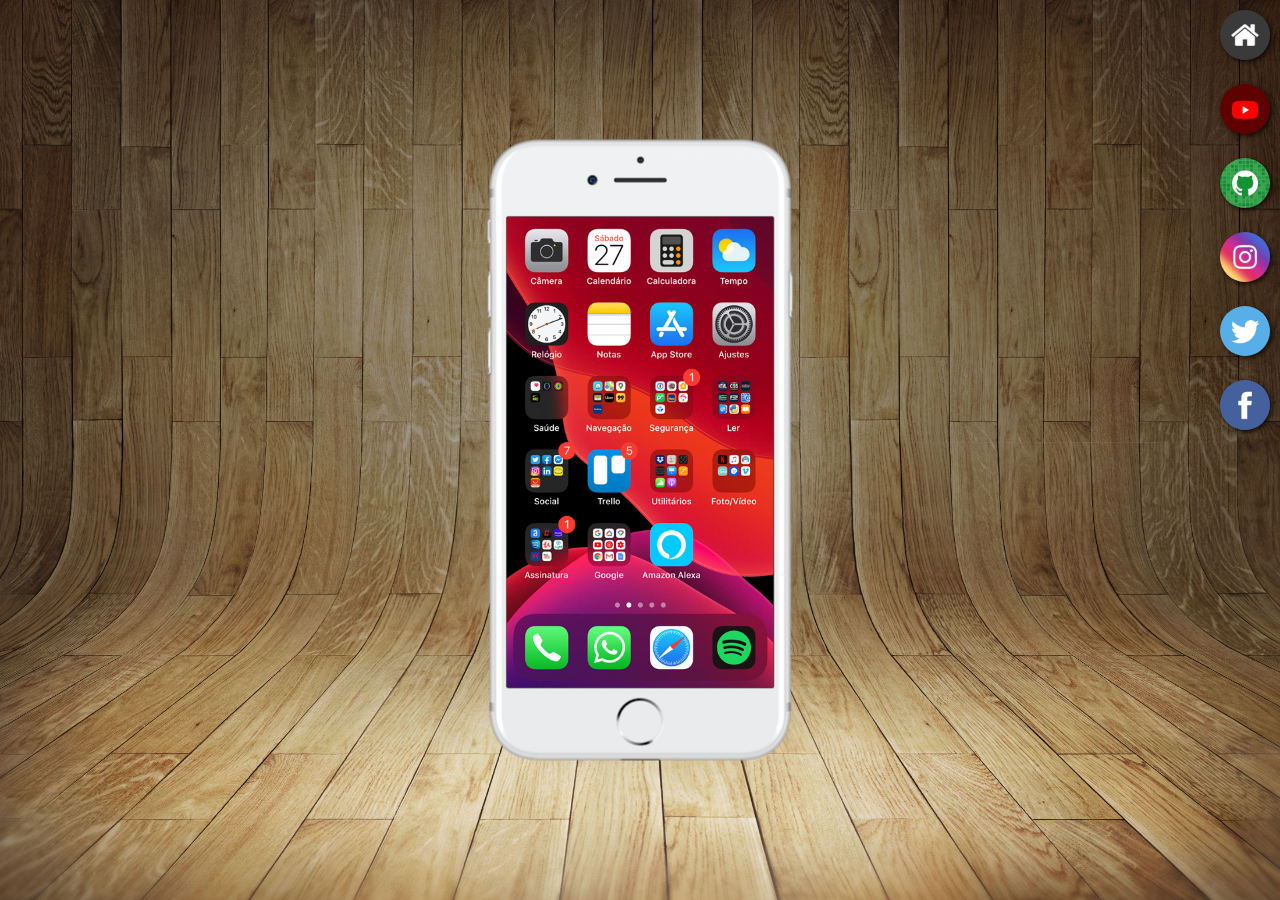
<file: index.html>
<!DOCTYPE html>
<html lang="pt-br">
<head>
    <meta charset="UTF-8">
    <meta name="viewport" content="width=device-width, initial-scale=1.0">
    <title>Redes Sociais</title>
    <link rel="stylesheet" href="estilo/style.css">
    <link rel="shortcut icon" href="favicon.ico" type="image/x-icon">
</head>
<body>
    <main>
        <section id="iphone">
            <iframe src="./redes/home.html" name="frame" id="tela" width="263" height="463" frameborder="0"></iframe>
        </section>
        
        <section id="redes">
            <a href="redes/home.html" target="frame"><img src="imagens/logo-home.jpg" alt=""></a> <br>
            <a href="redes/youtube.html" target="frame"><img src="imagens/logo-youtube.jpg" alt=""></a> <br>
            <a href="redes/github.html" target="frame"><img src="imagens/logo-github.jpg" alt=""></a> <br>
            <a href="redes/instagram.html" target="frame"><img src="imagens/logo-instagram.jpg" alt=""></a> <br>
            <a href="redes/twitter.html" target="frame"><img src="imagens/logo-twitter.jpg" alt=""></a> <br>
            <a href="redes/facebook.html" target="frame"><img src="imagens/logo-facebook.jpg" alt=""></a>
        </section>
    </main>
</body>
</html>
</file>
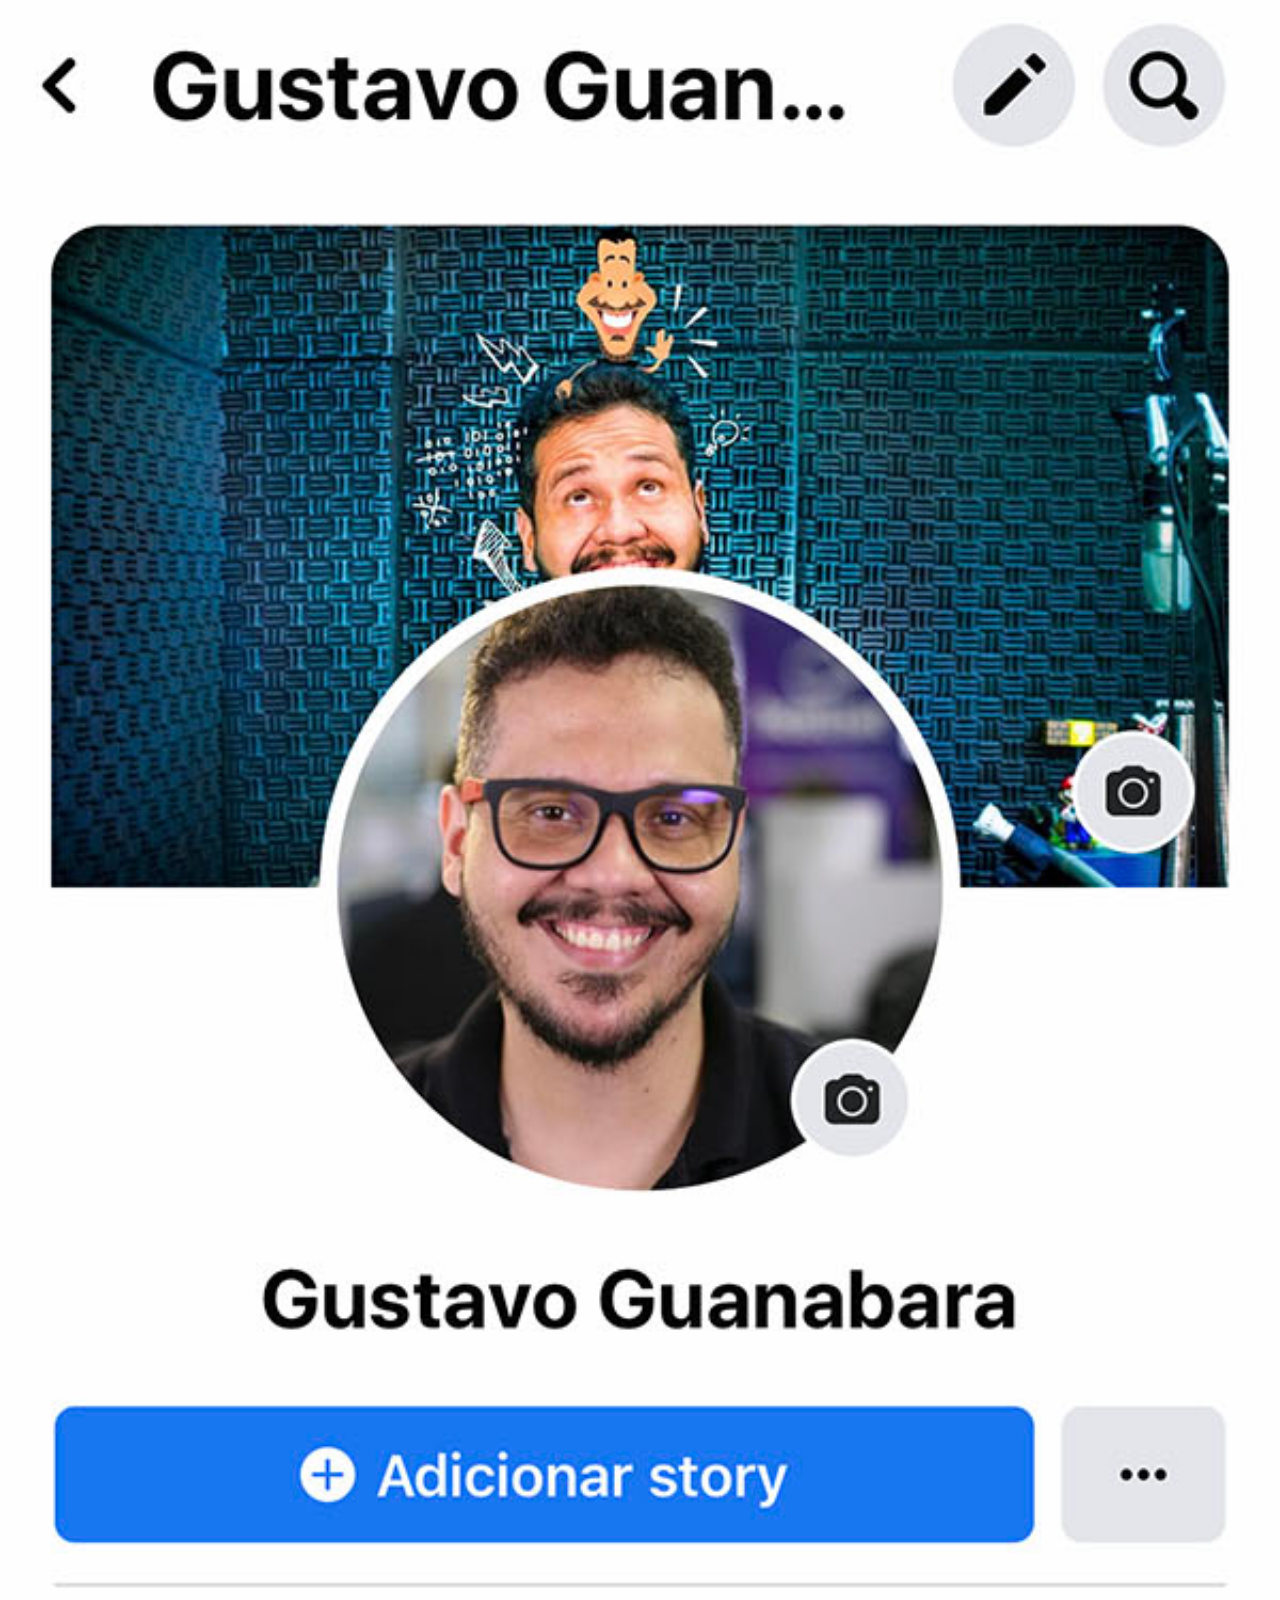
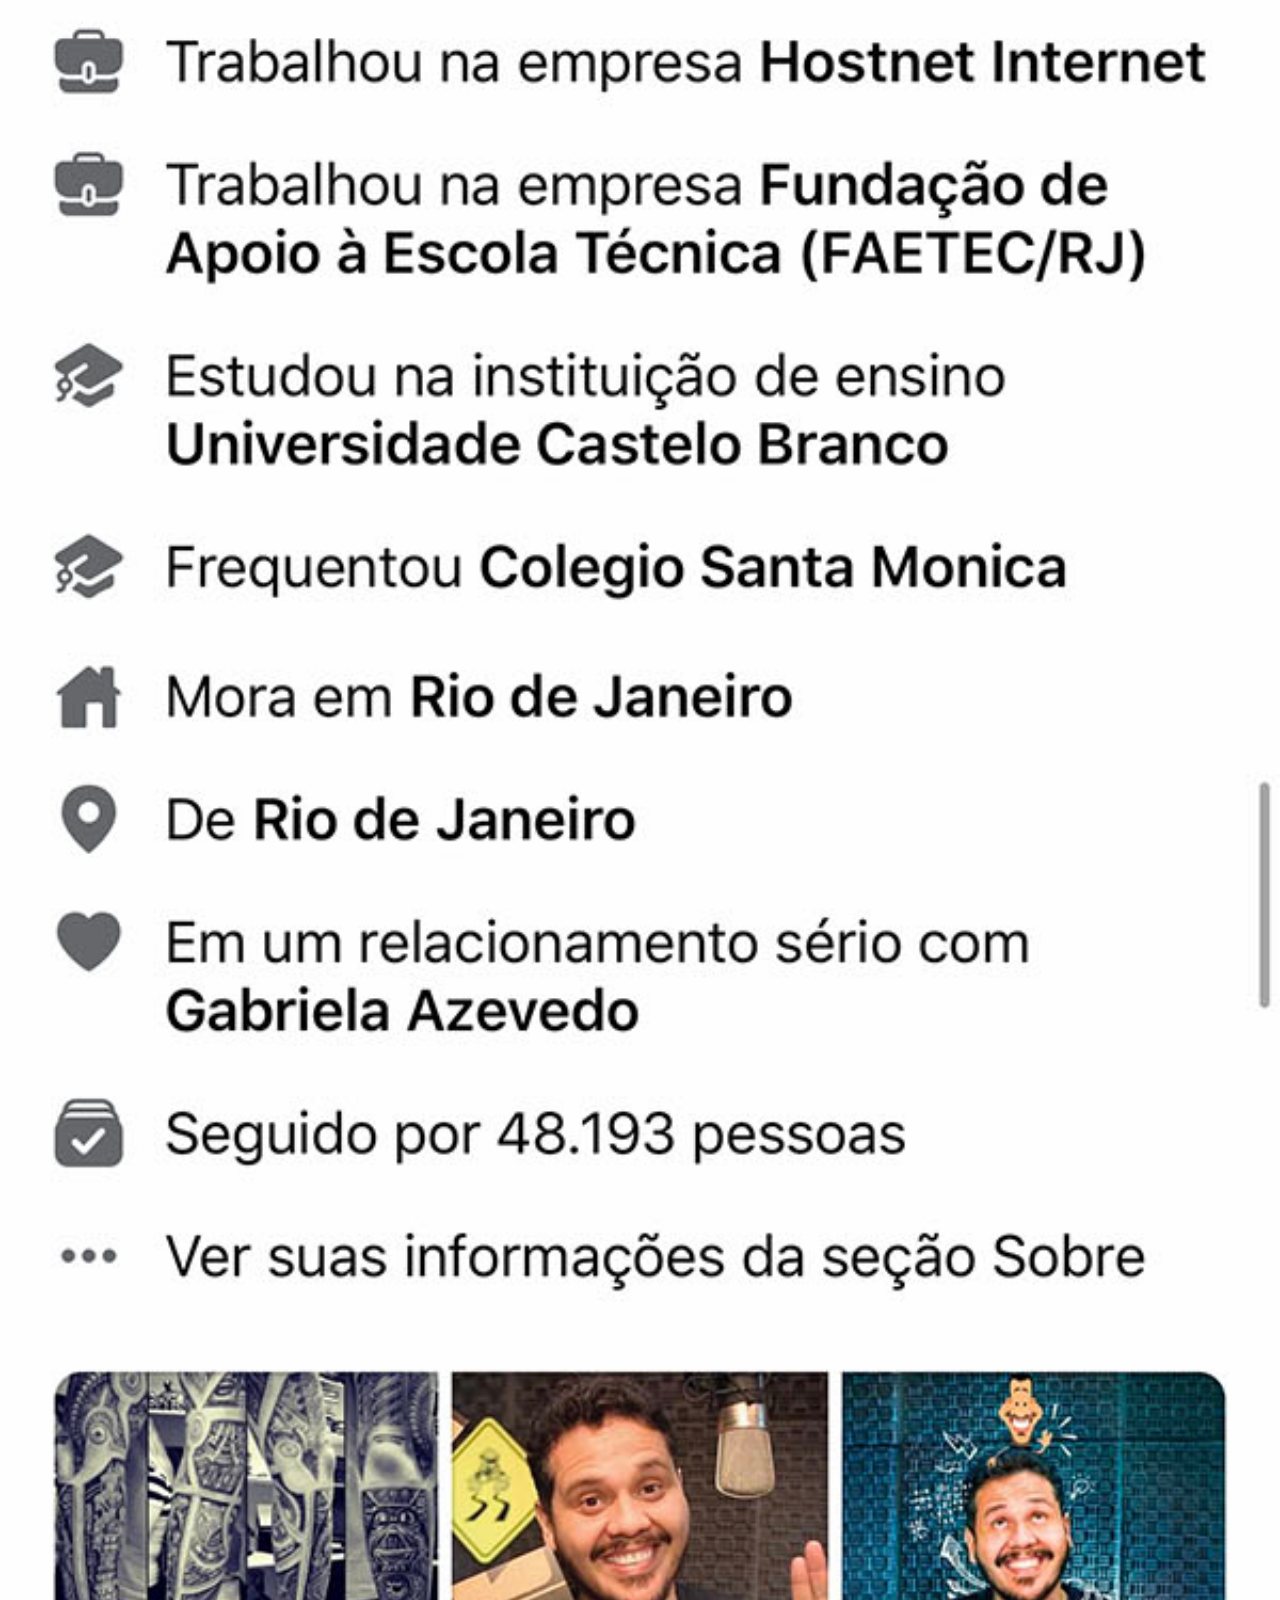
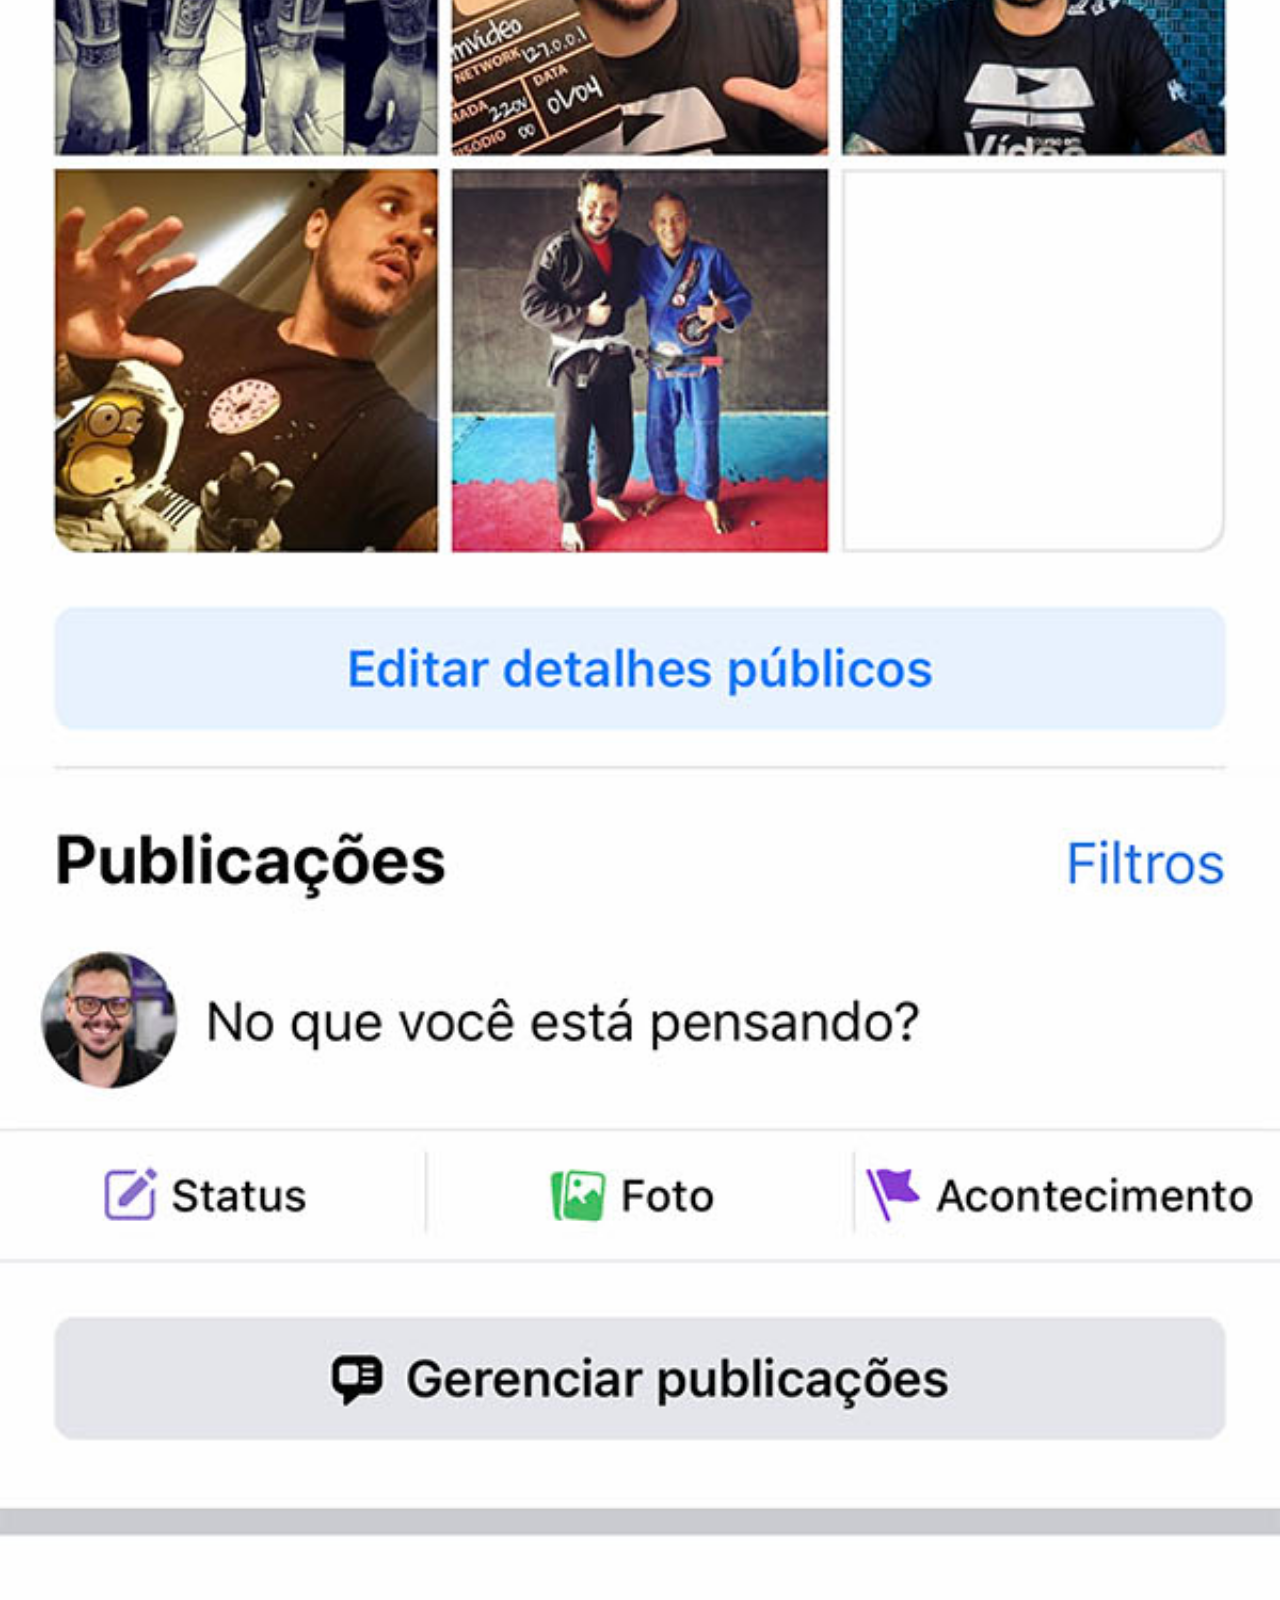
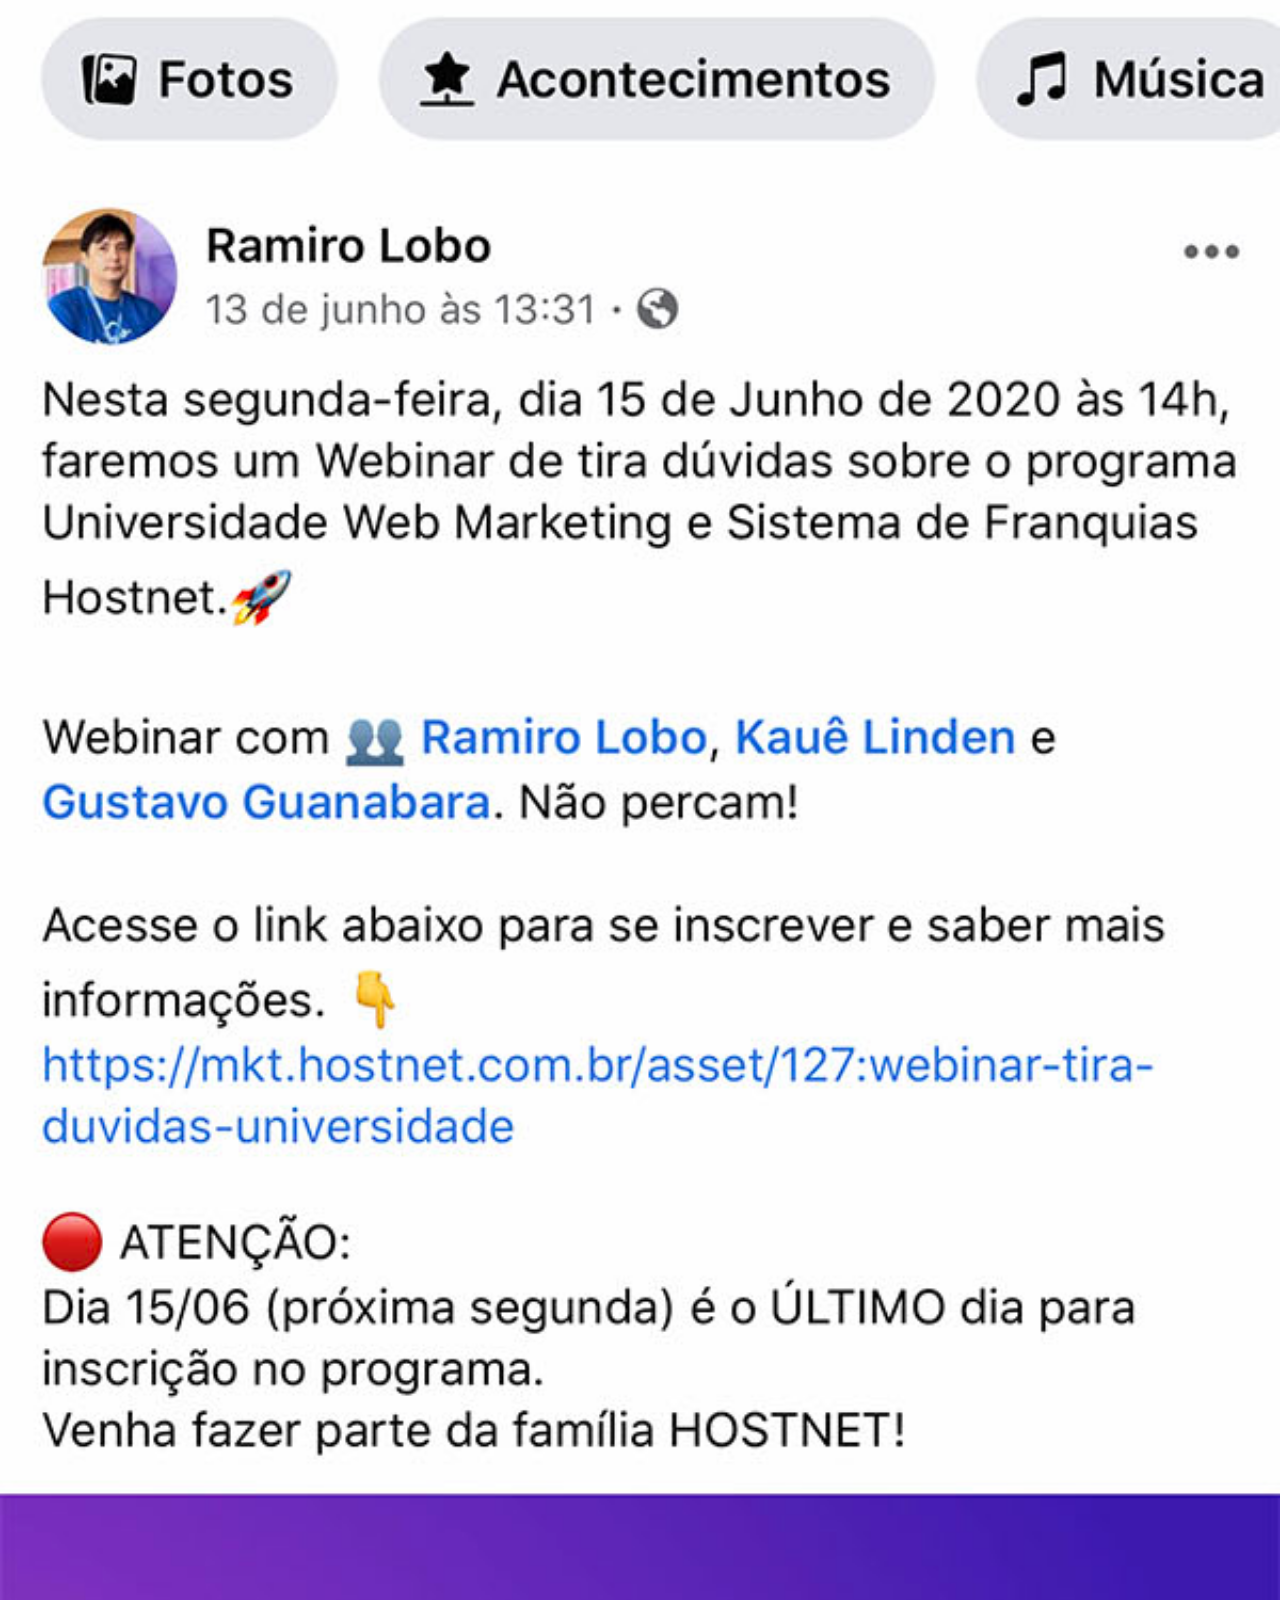
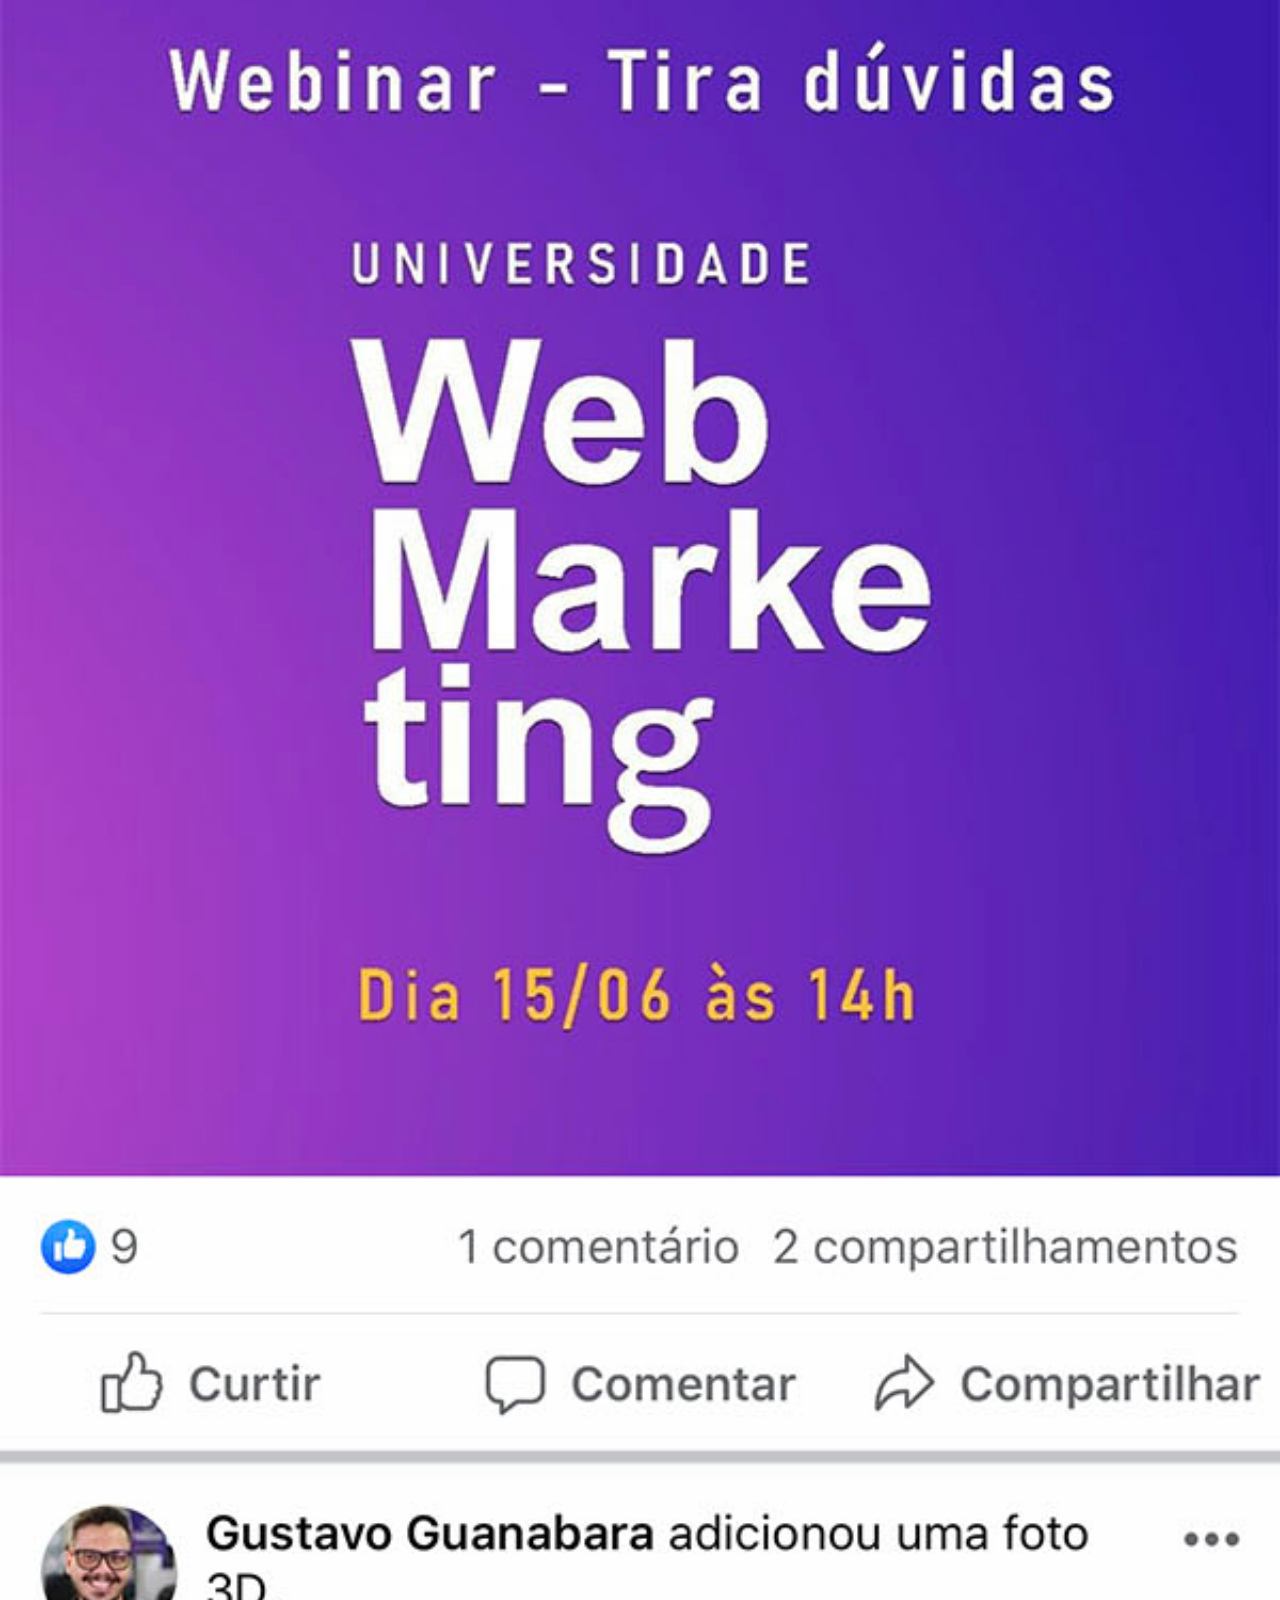
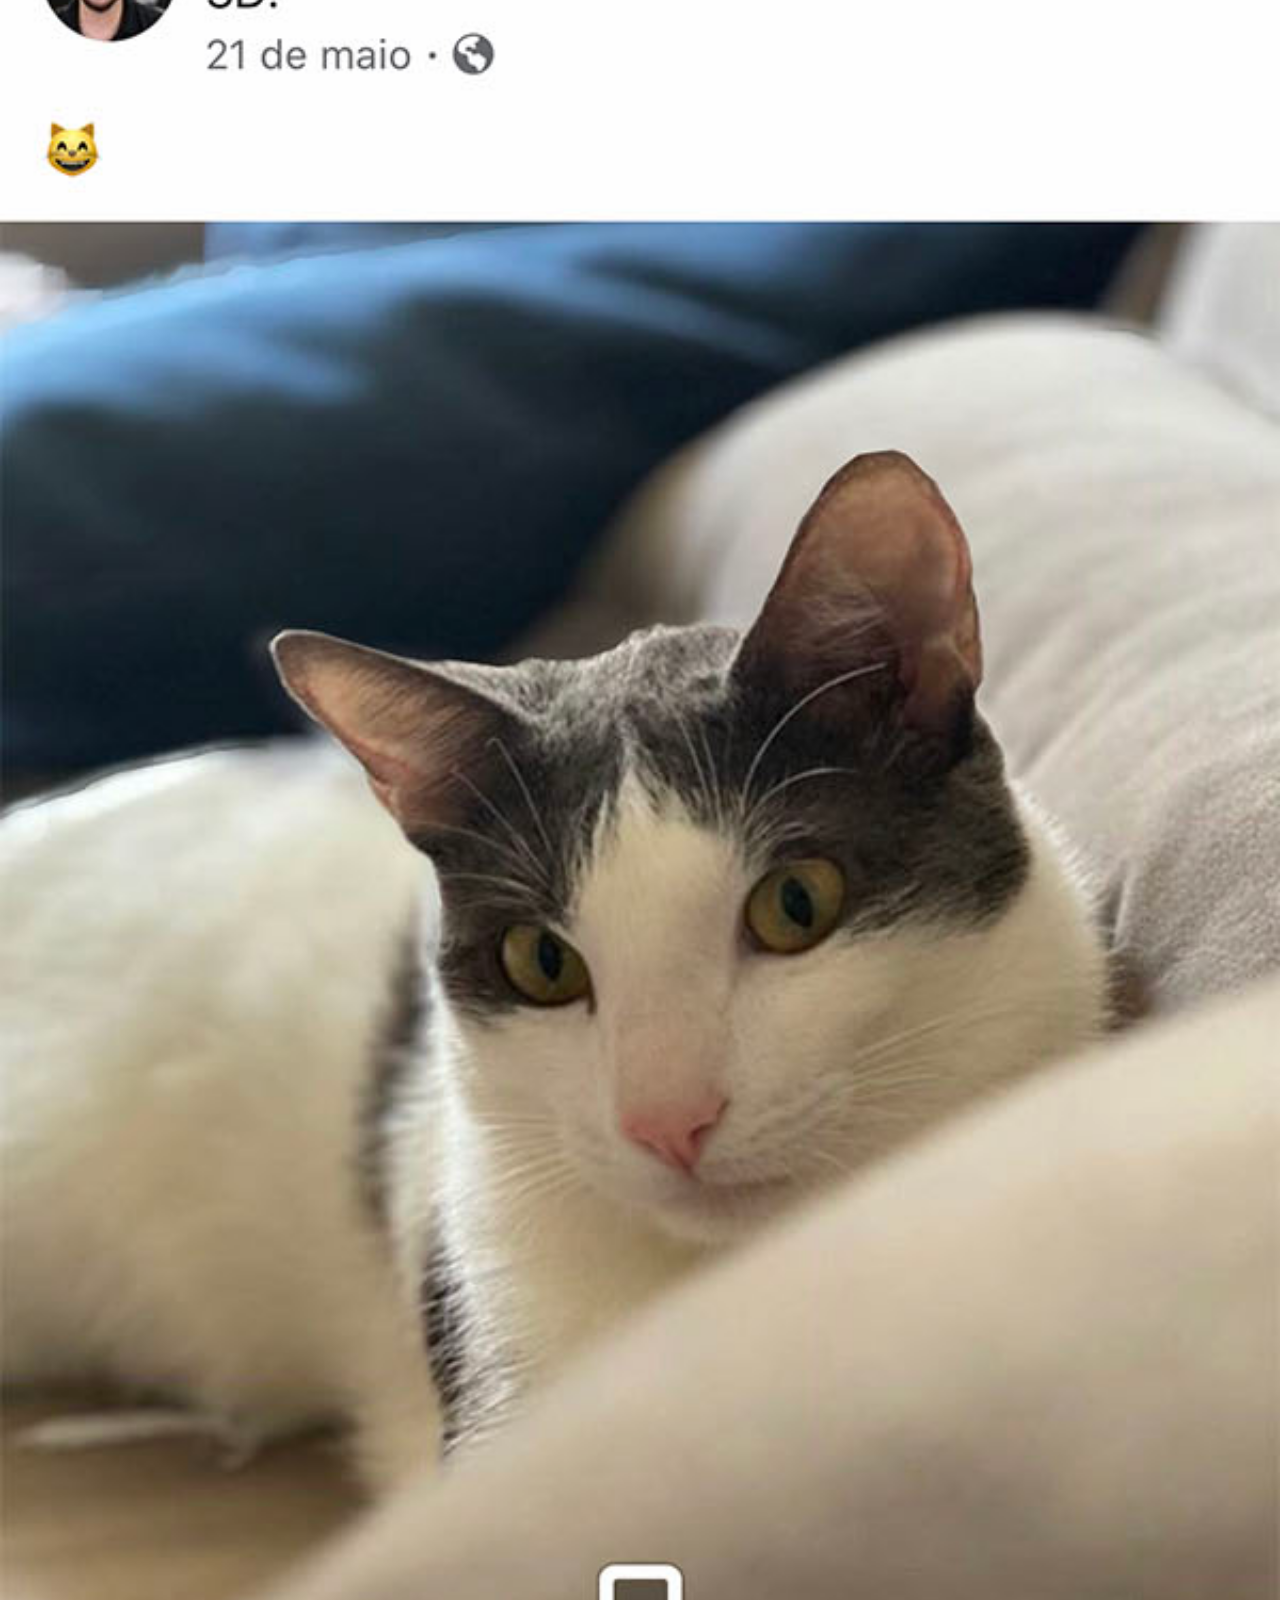
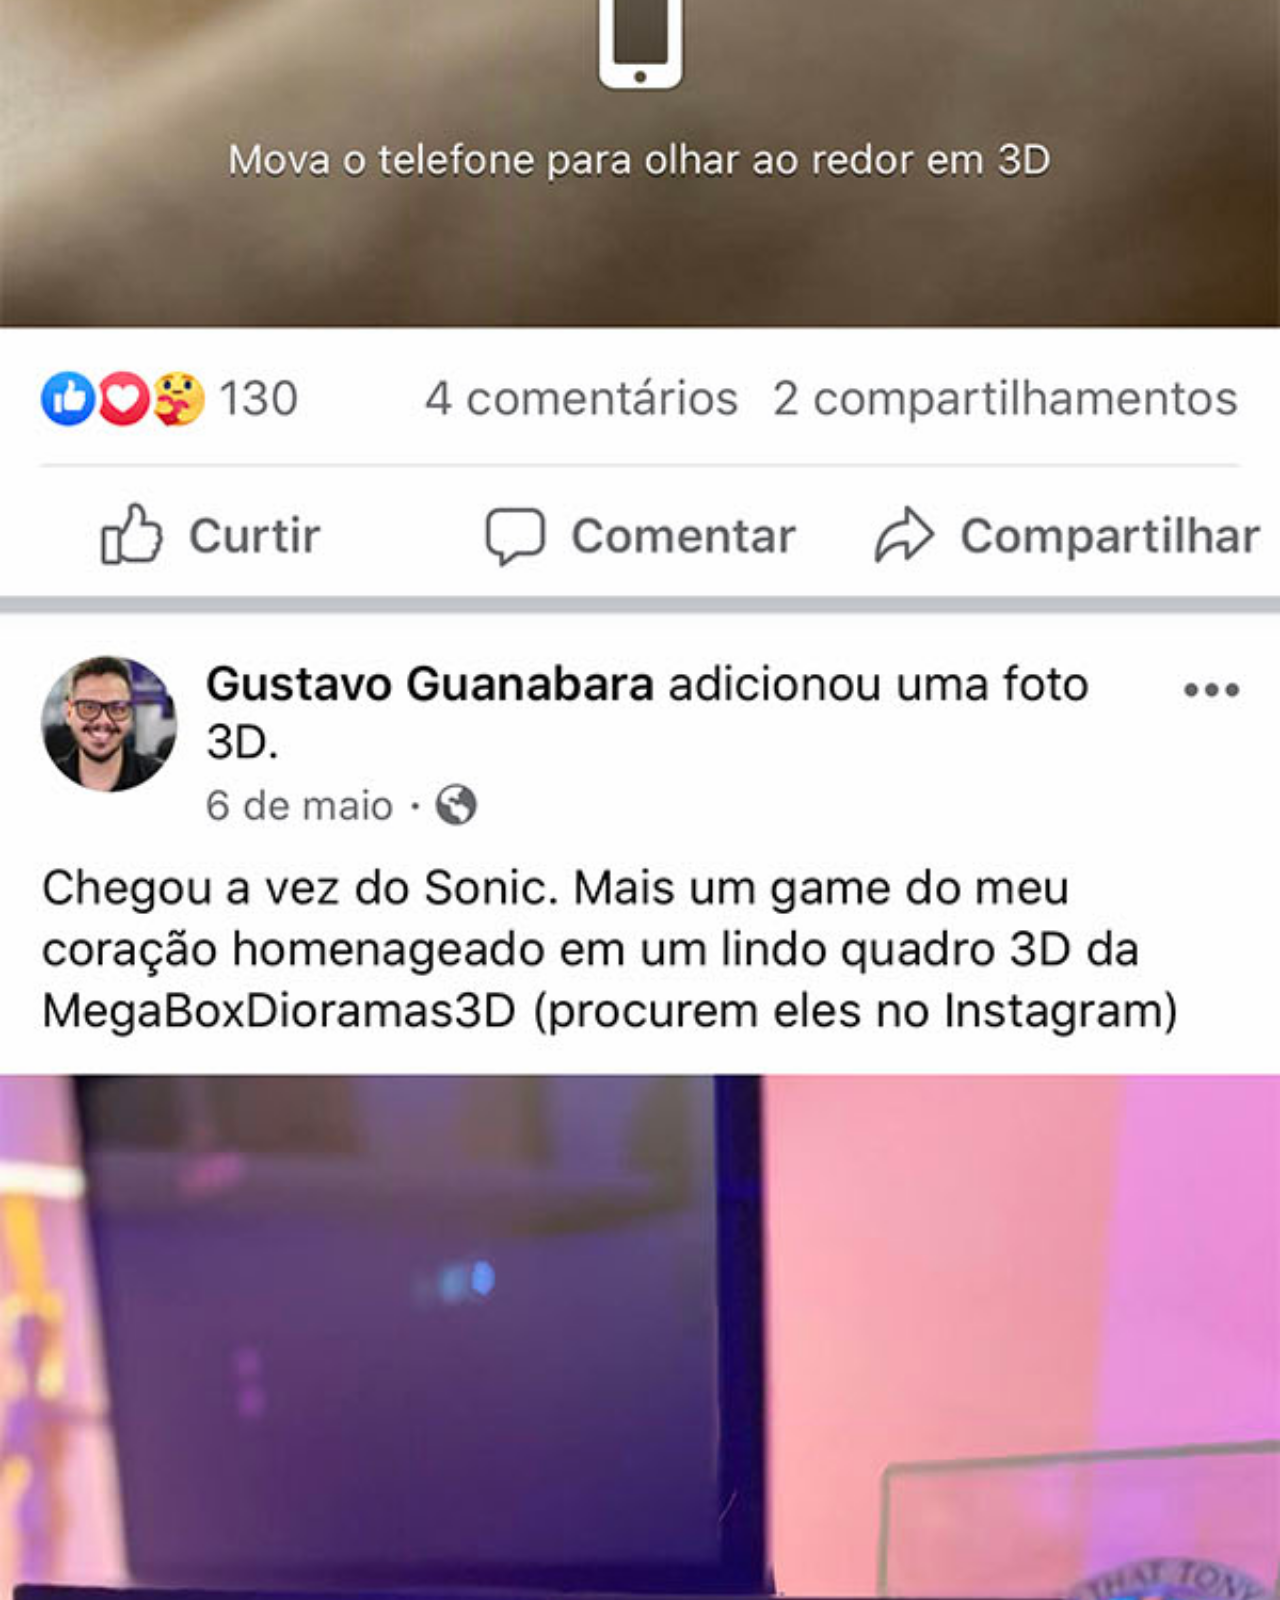
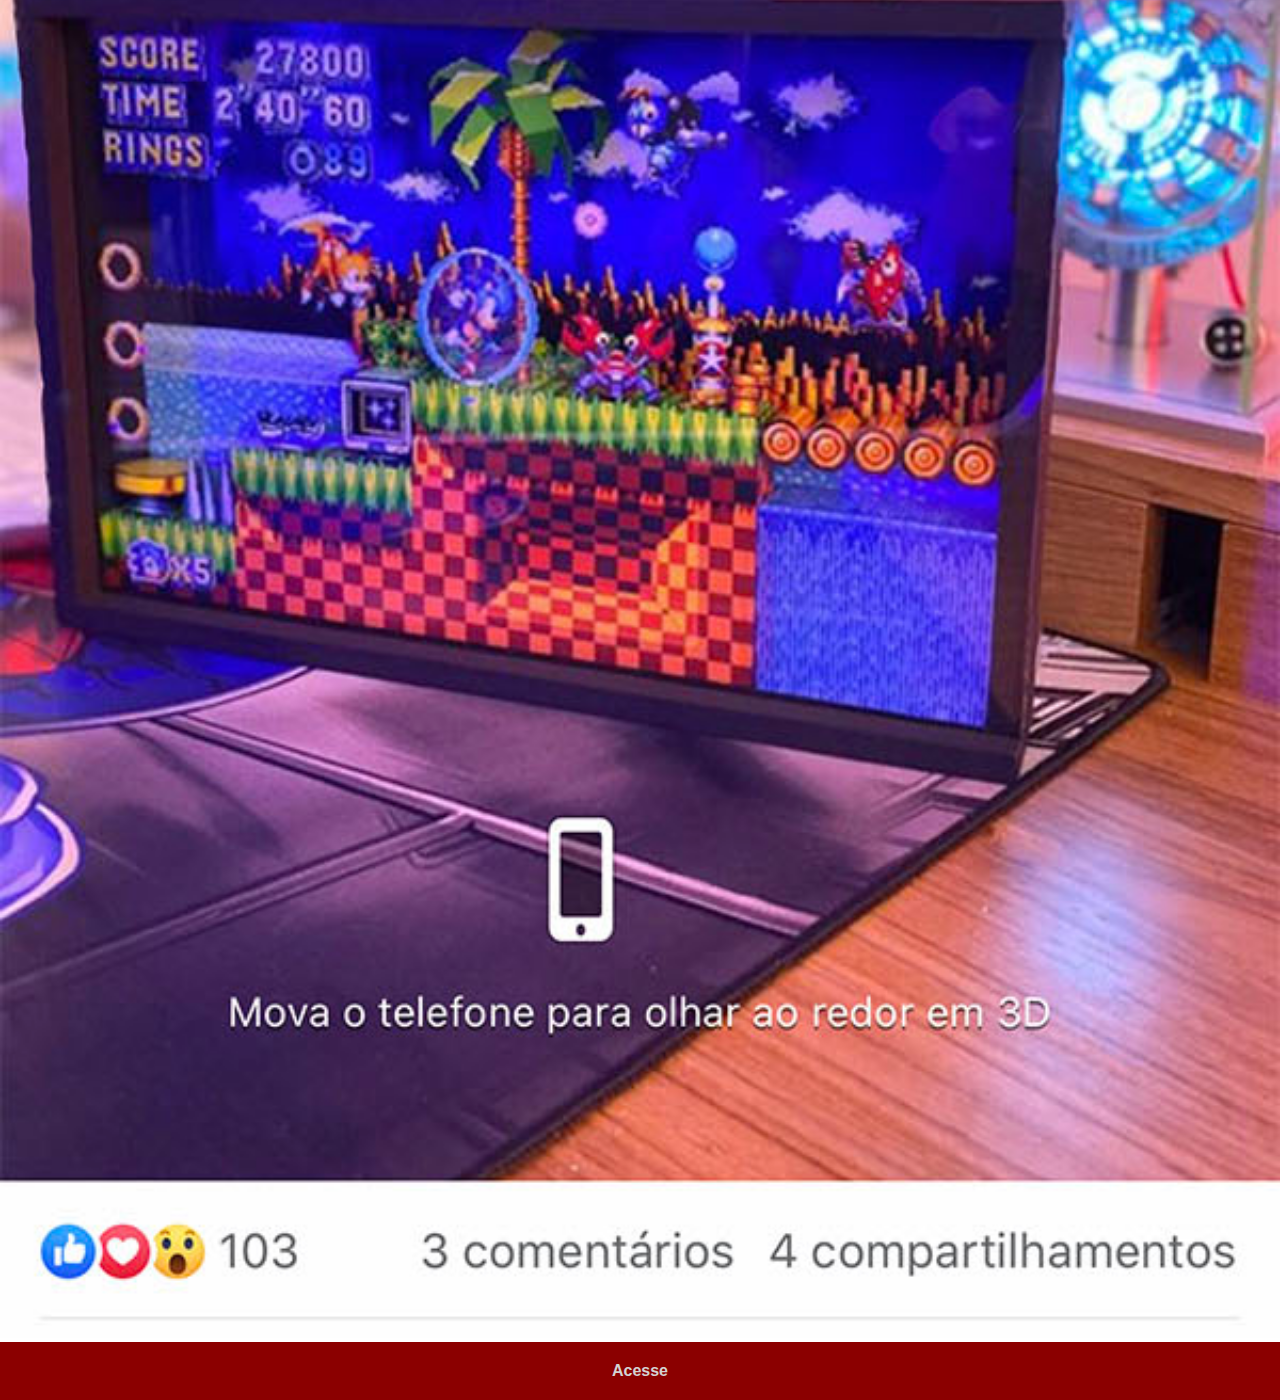
<file: redes/facebook.html>
<!DOCTYPE html>
<html lang="pt-br">
<head>
    <meta charset="UTF-8">
    <meta name="viewport" content="width=device-width, initial-scale=1.0">
    <title>Facebook</title>
    <link rel="stylesheet" href="redes/style.css">
</head>
<body>
    <img src="../imagens/tela-facebook.jpg" alt="">
    <a href="https://www.facebook.com/gustavoguanabara/?locale=pt_BR" target="_blank">Acesse</a>
    
</body>
</html>
</file>
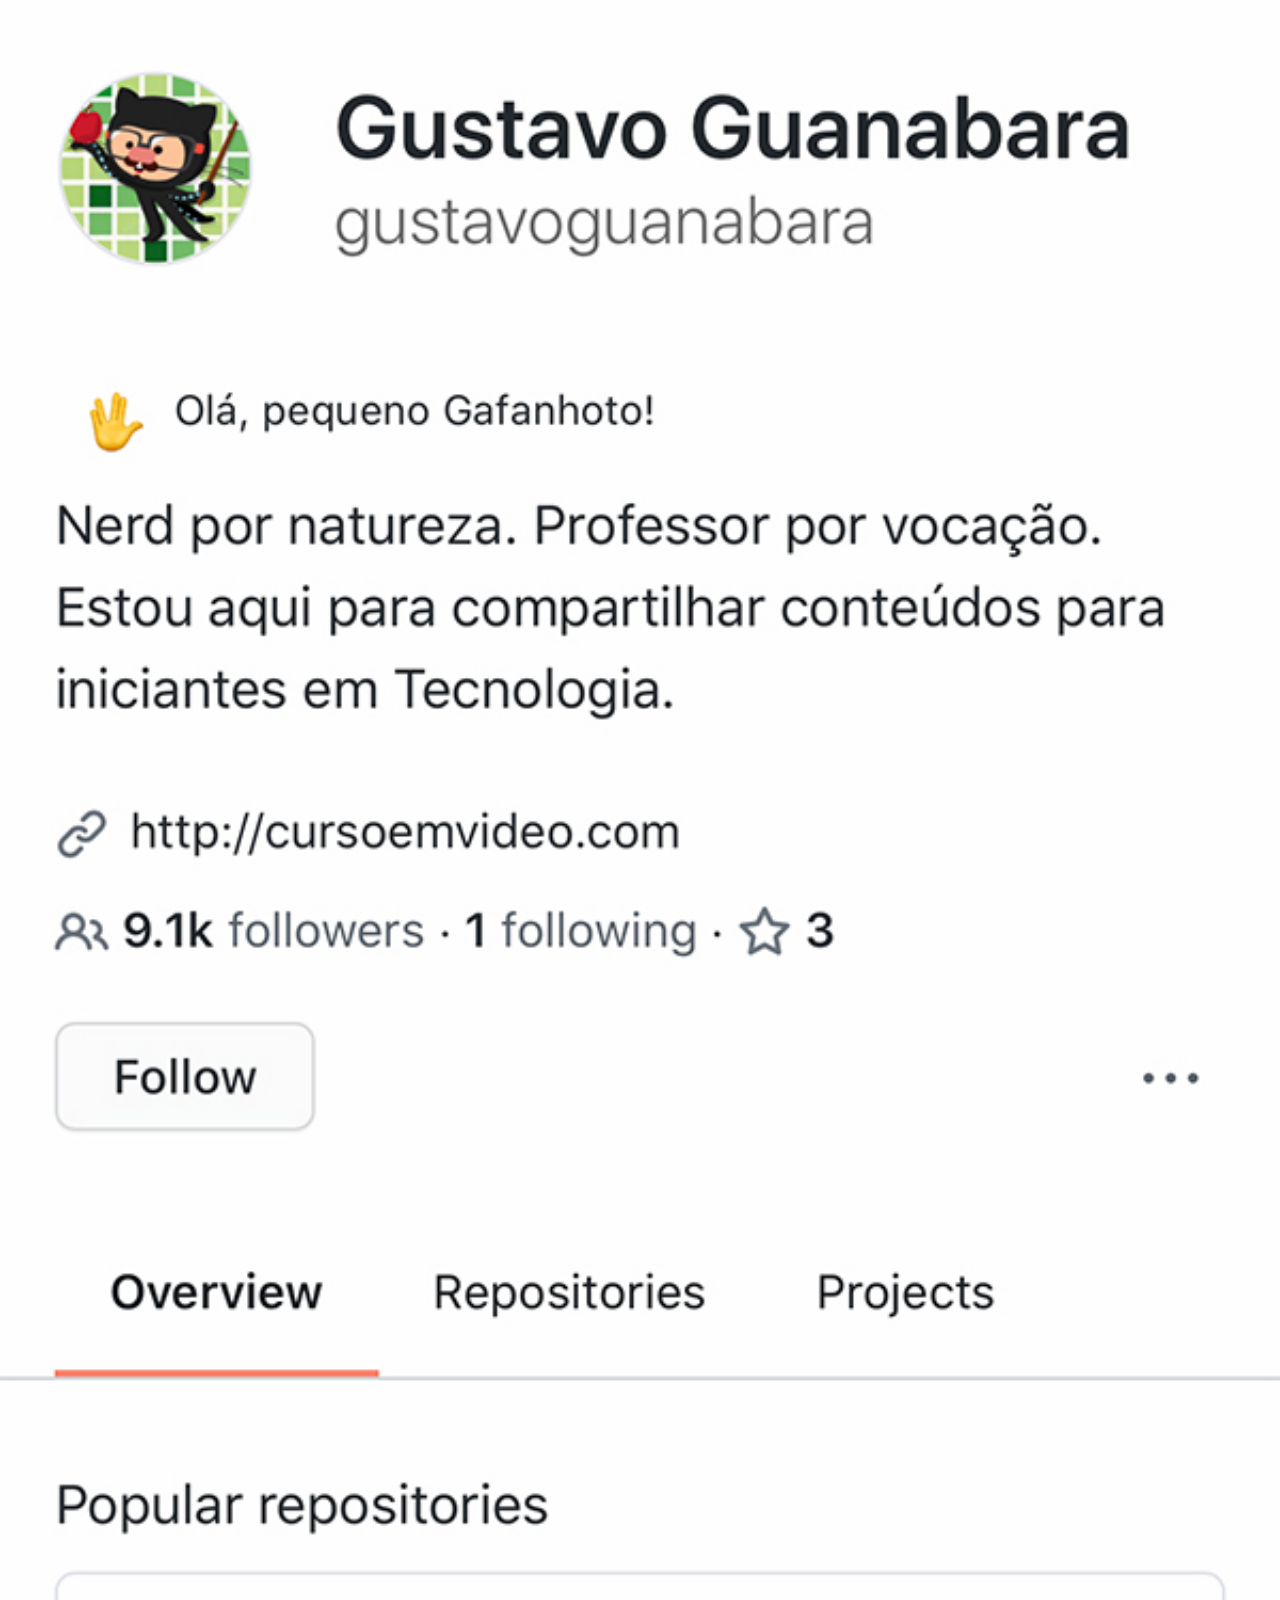
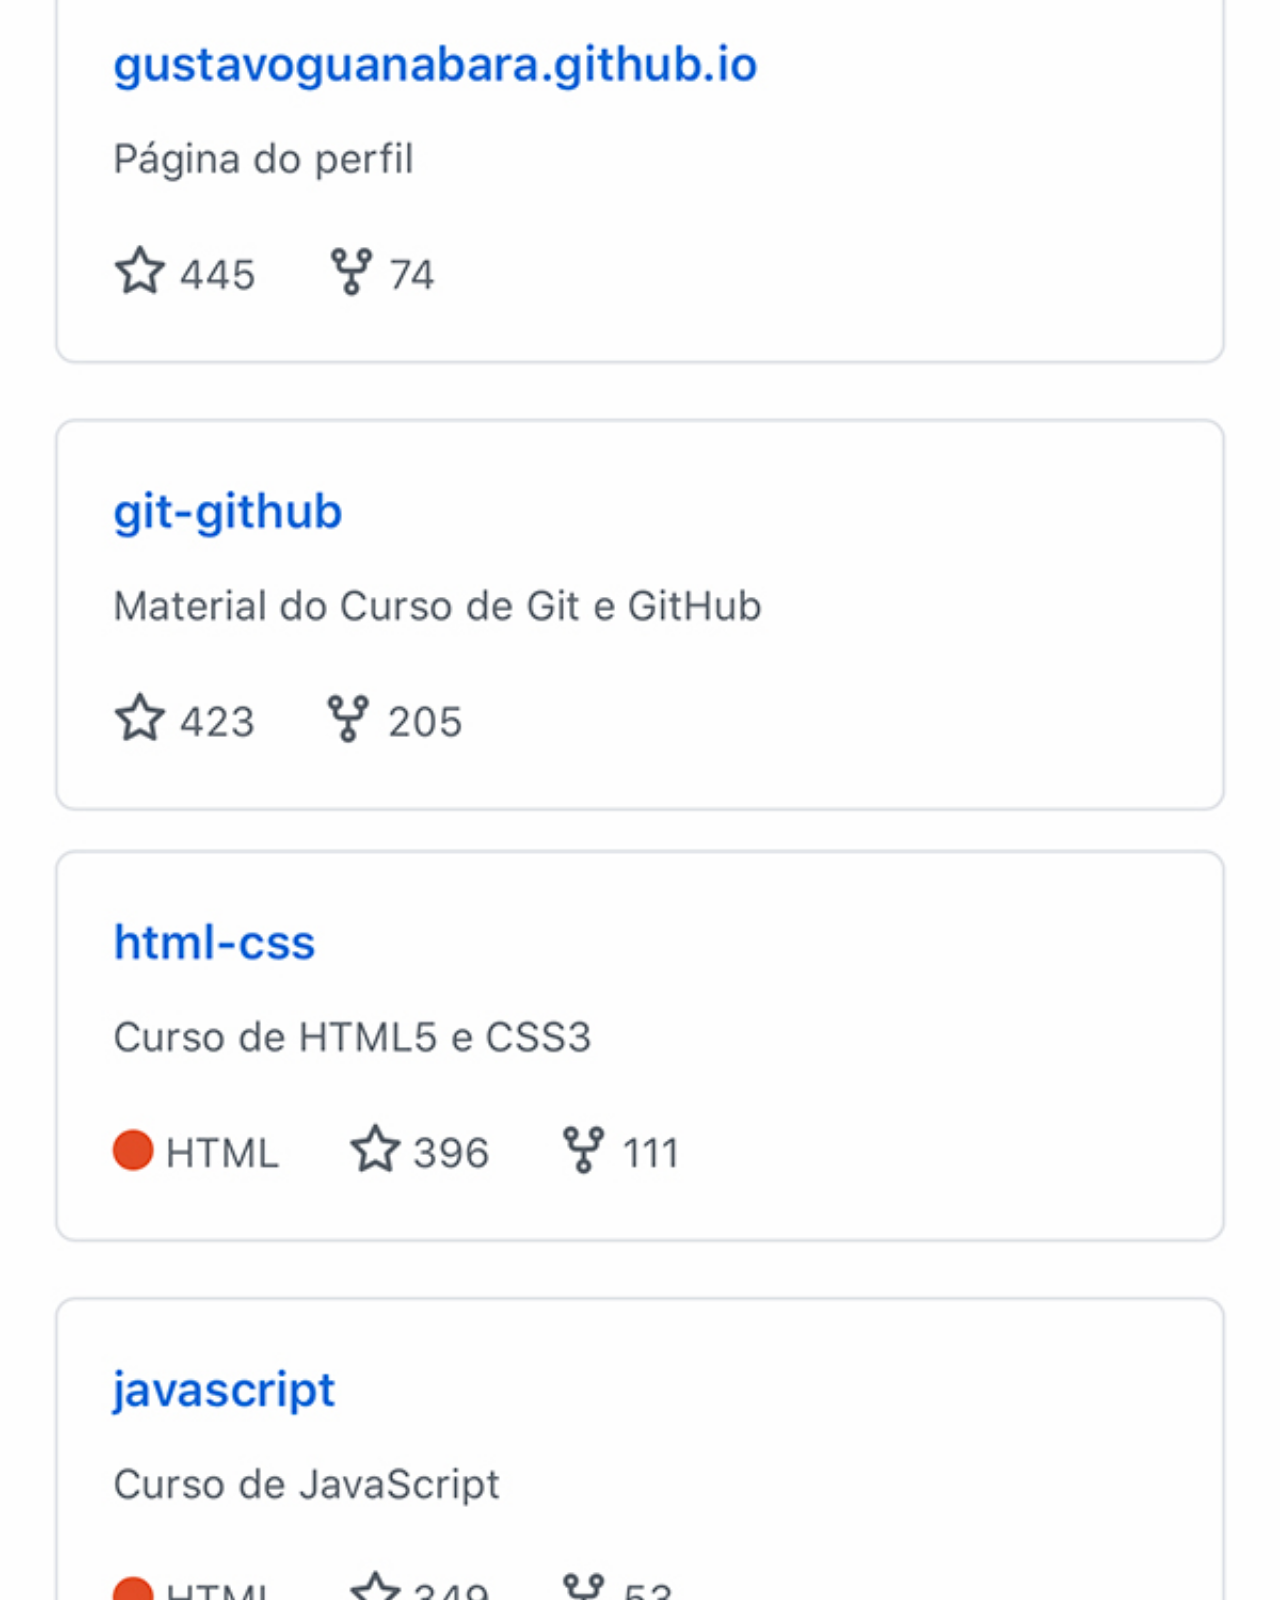
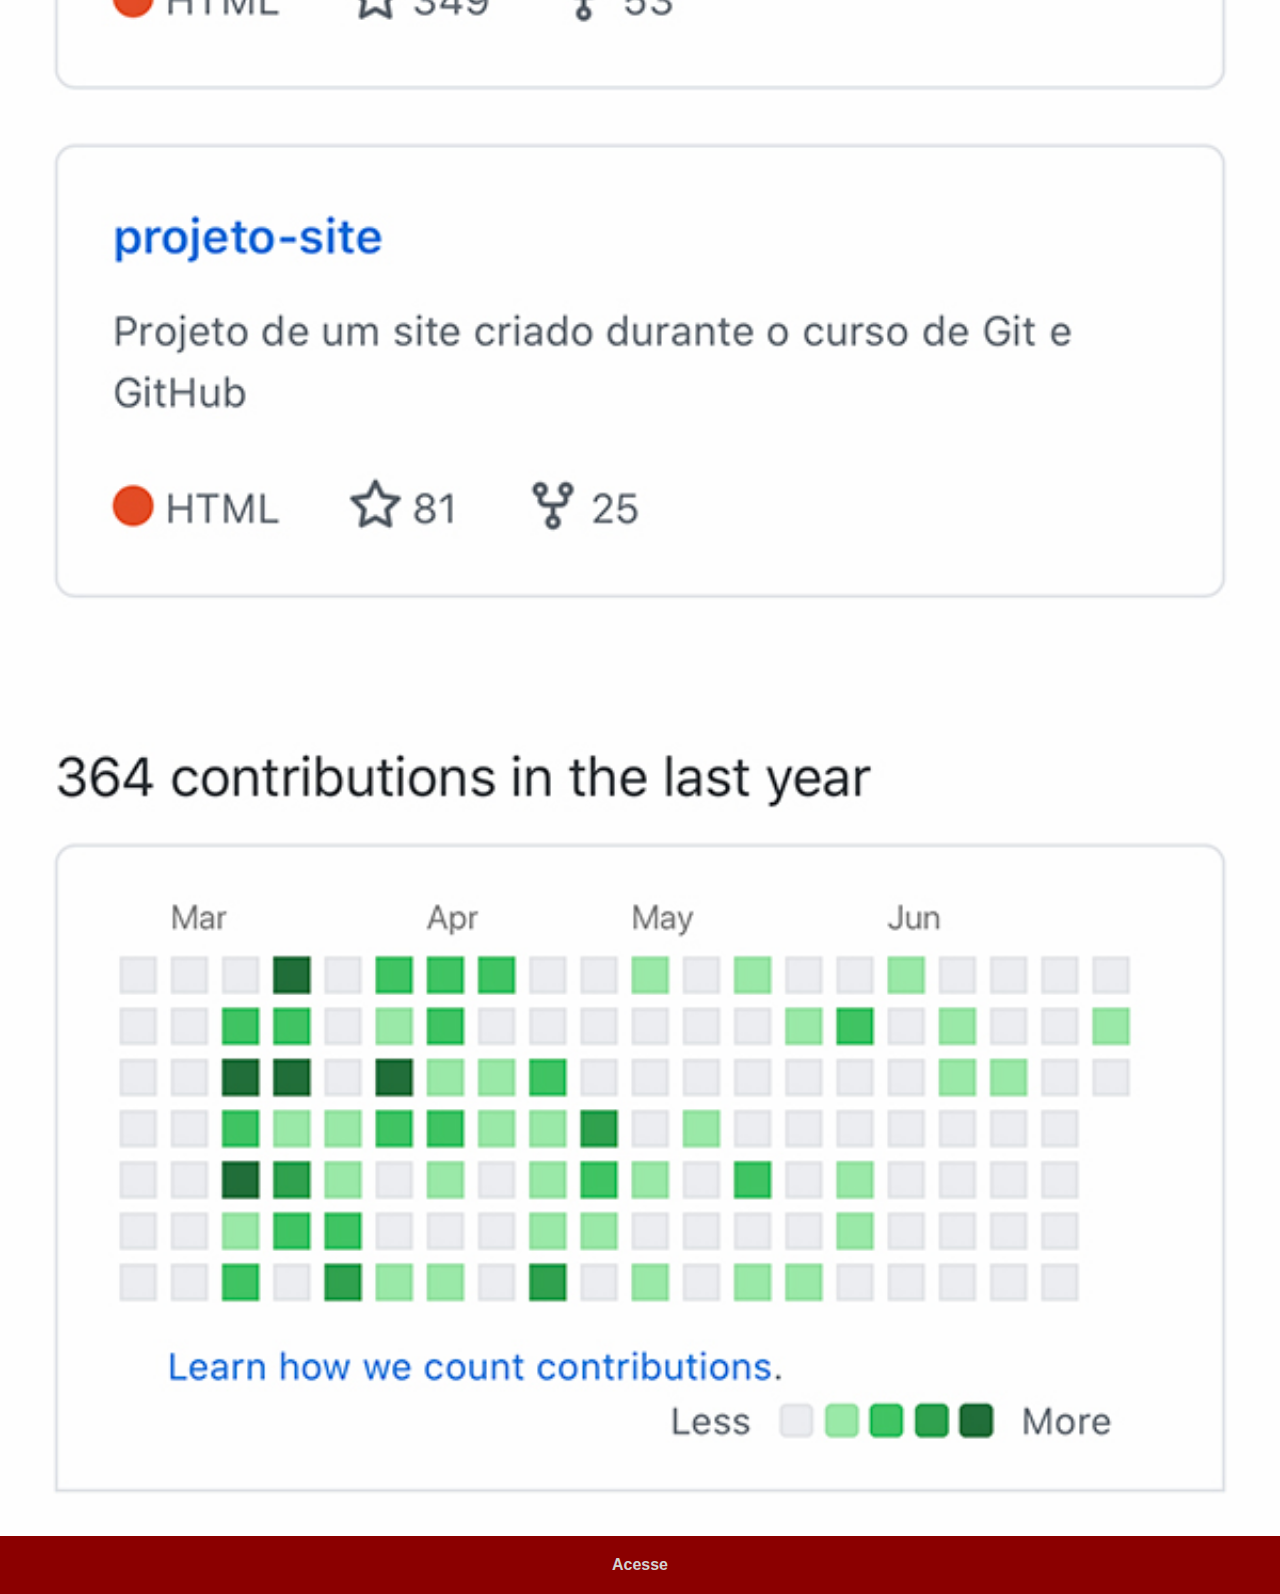
<file: redes/github.html>
<!DOCTYPE html>
<html lang="pt-br">
<head>
    <meta charset="UTF-8">
    <meta name="viewport" content="width=device-width, initial-scale=1.0">
    <title>github</title>
    <link rel="stylesheet" href="redes/style.css">
</head>
<body>
    <img src="../imagens/tela-github.jpg" alt="">
    <a href="https://github.com/gustavoguanabara" target="_blank">Acesse</a>
</body>
</html>
</file>
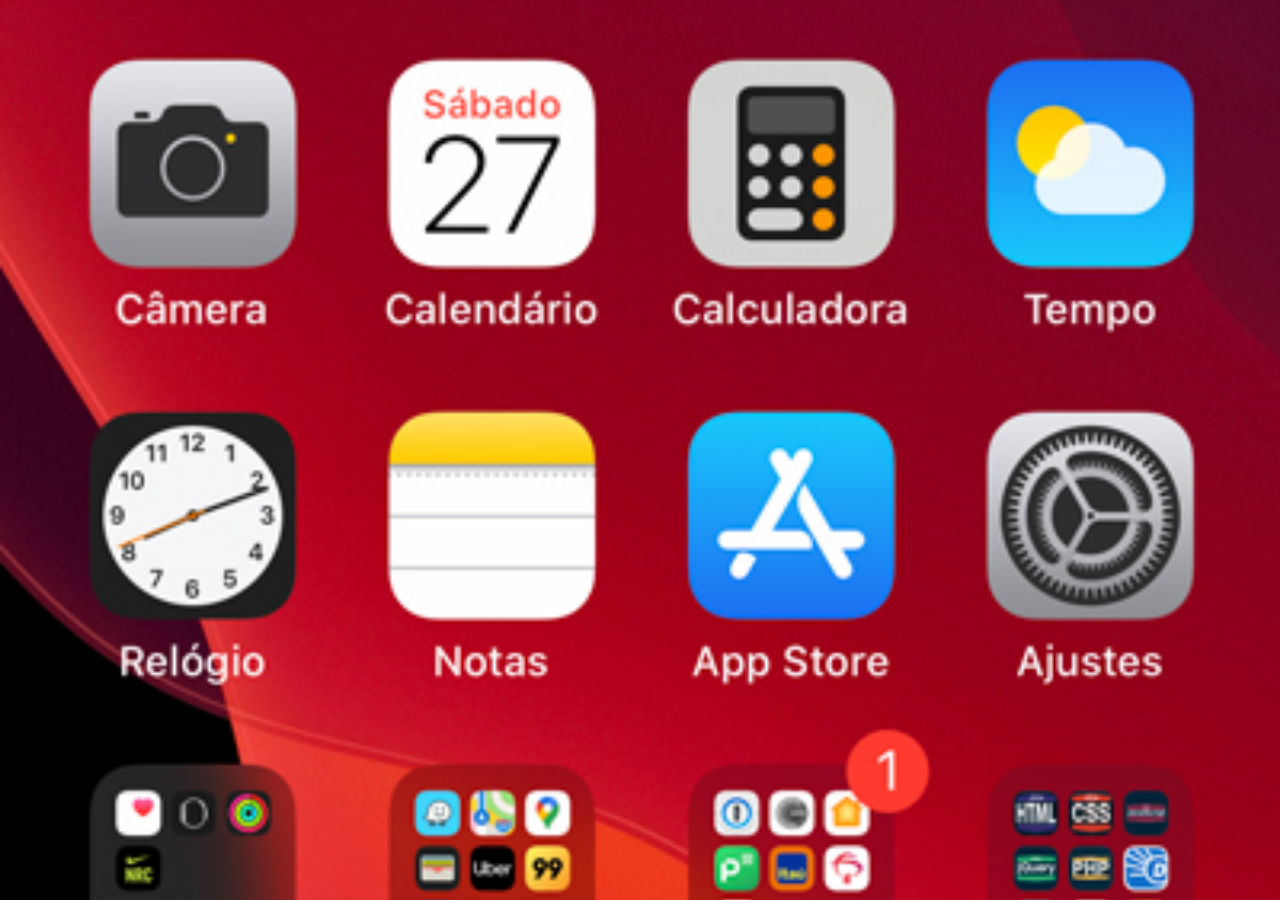
<file: redes/home.html>
<!DOCTYPE html>
<html lang="pt-br">
<head>
    <meta charset="UTF-8">
    <meta name="viewport" content="width=device-width, initial-scale=1.0">
    <title>home</title>
    <style>
        * {
            margin: 0px;
            padding: 0px;
        }

        body {
            width: 100vw;
            height: 100vh;
            background-image: url(../imagens/tela-home.jpg);
            background-repeat: no-repeat;
            background-position: top center;
            background-size: cover;
        }
    </style>
</head>
<body>
    
</body>
</html>
</file>
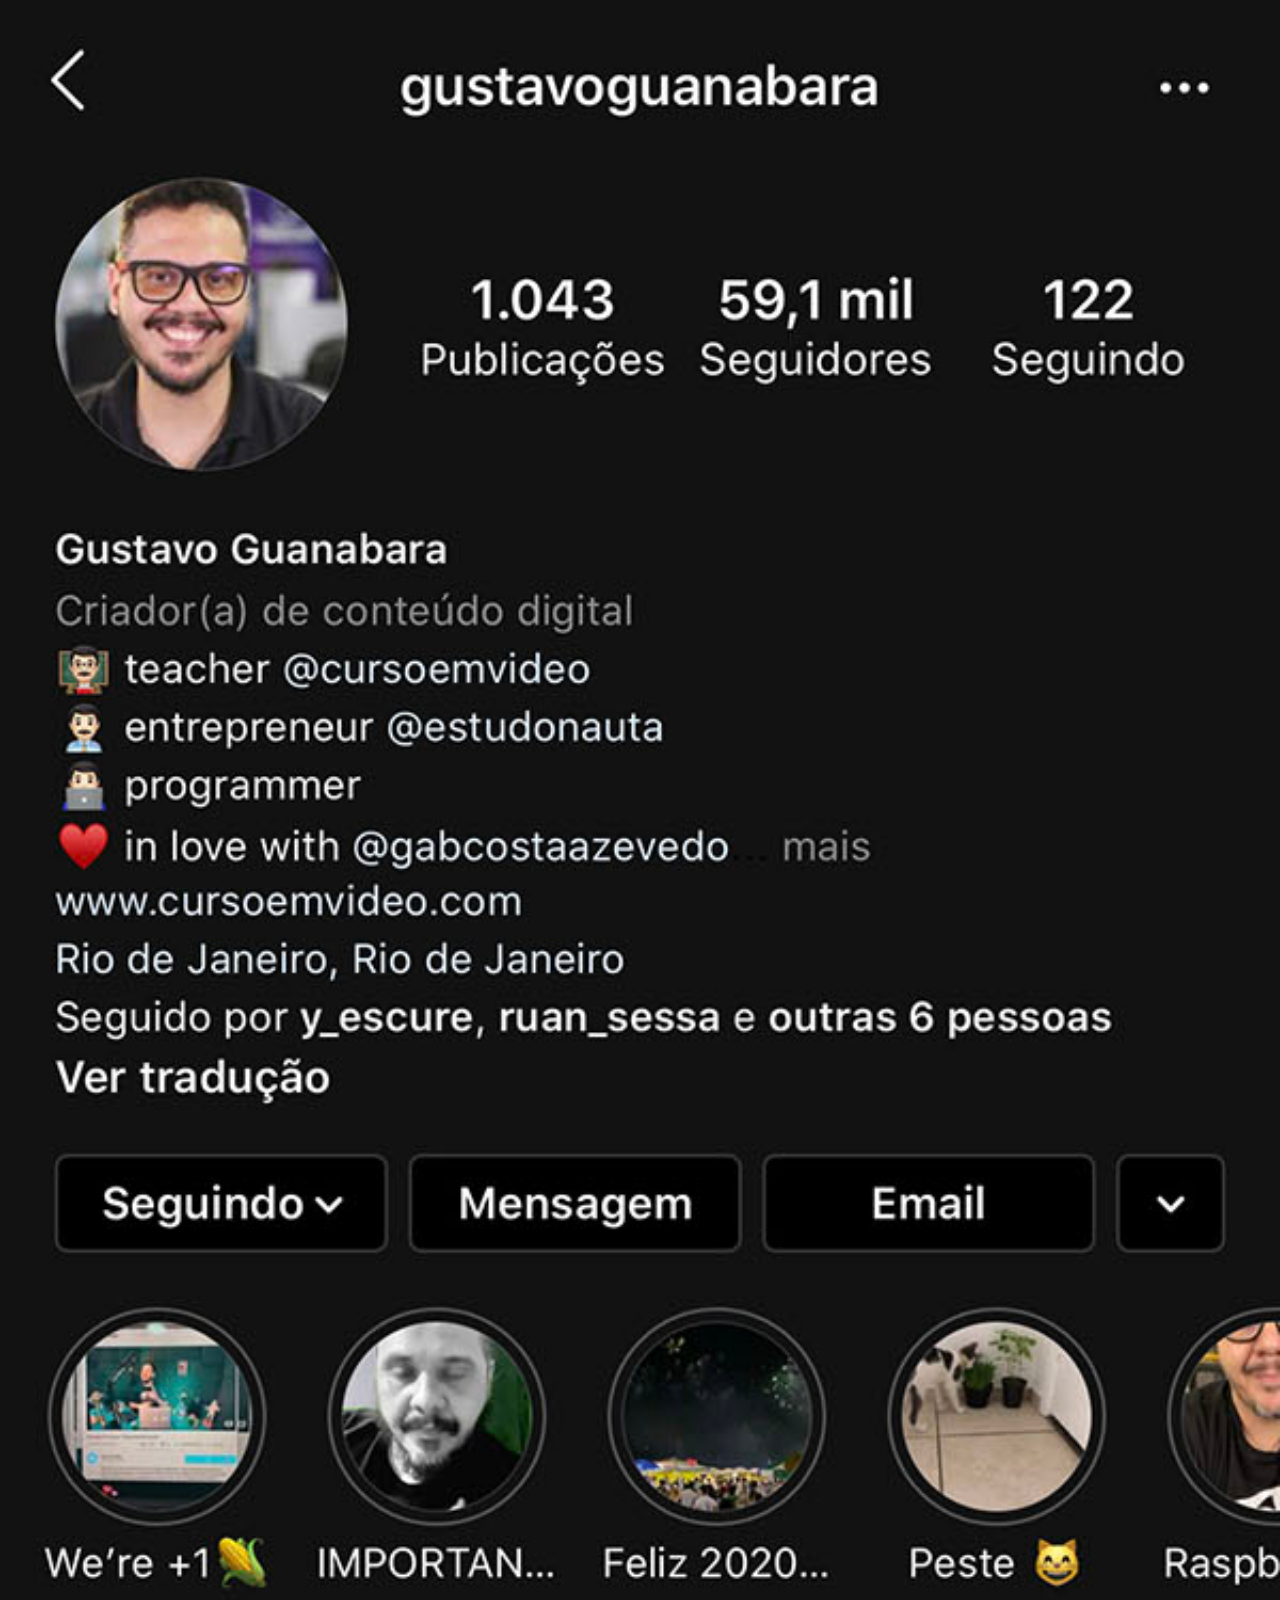
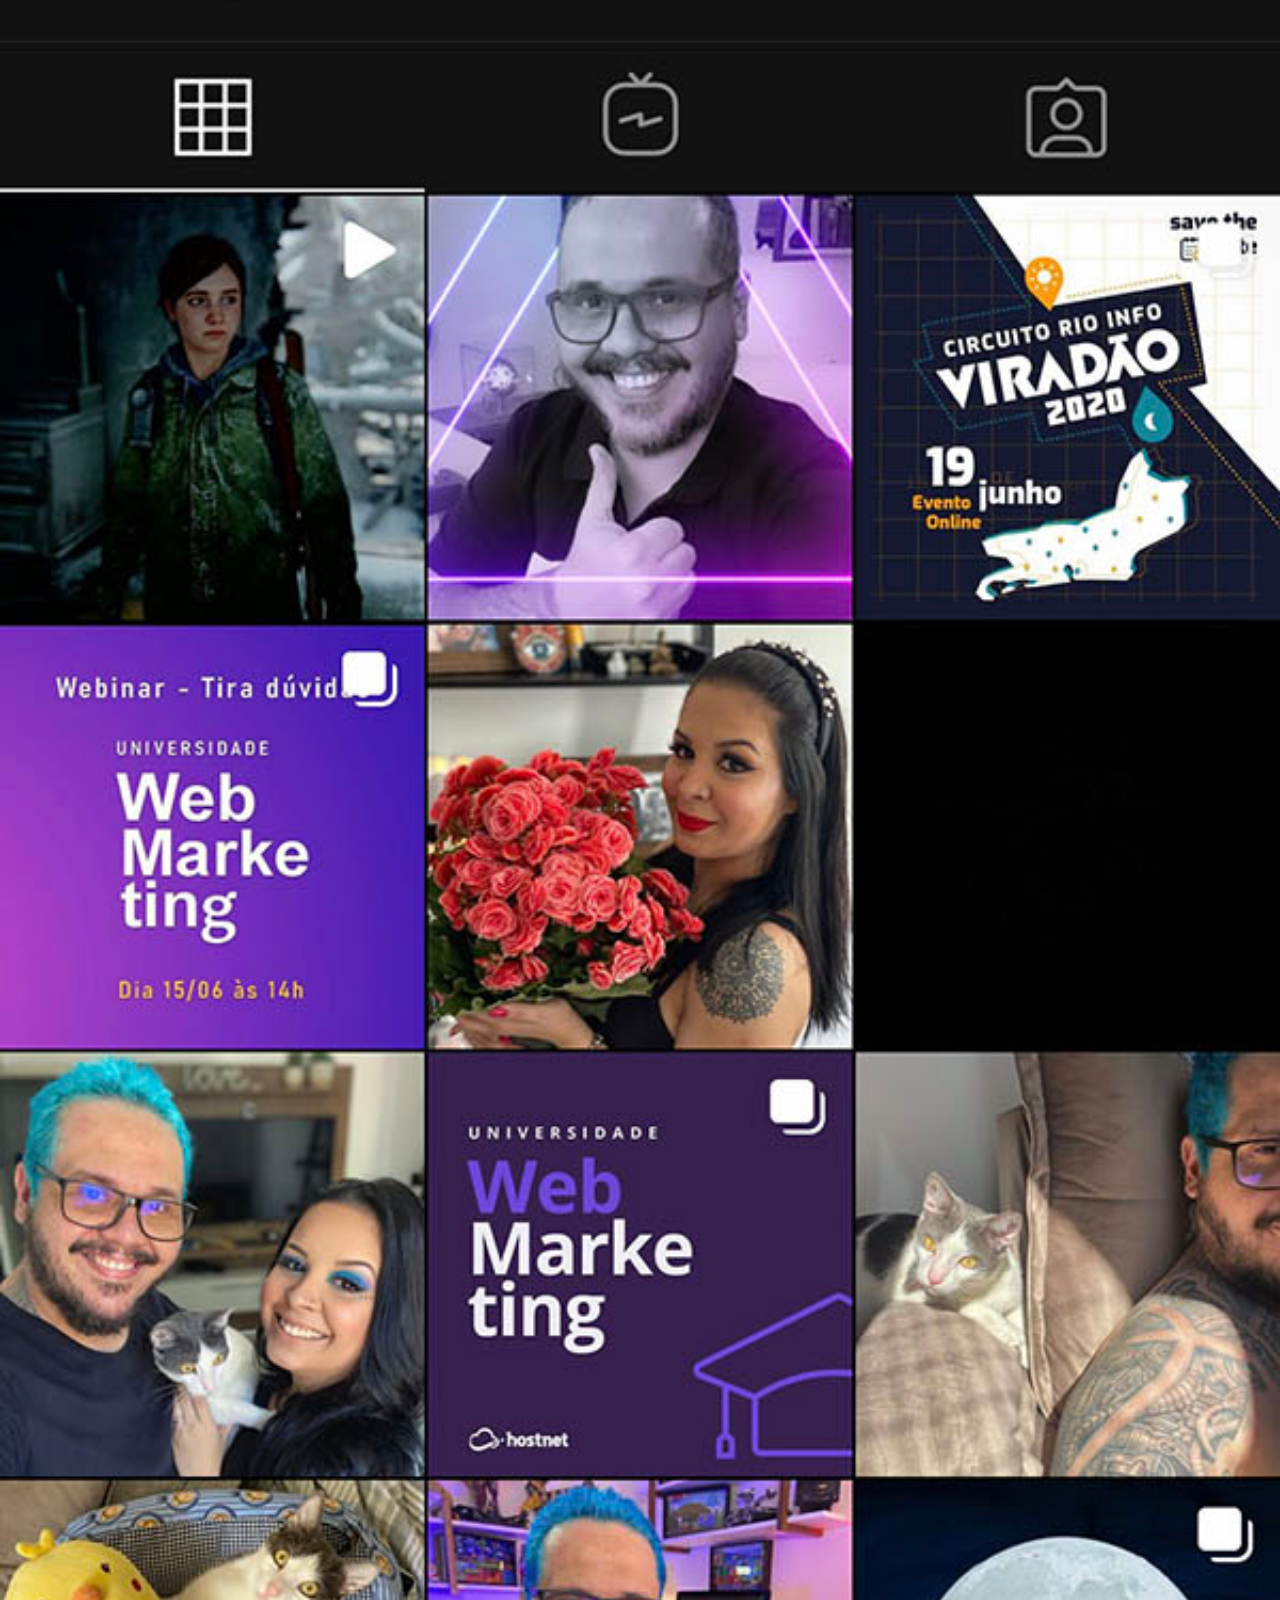
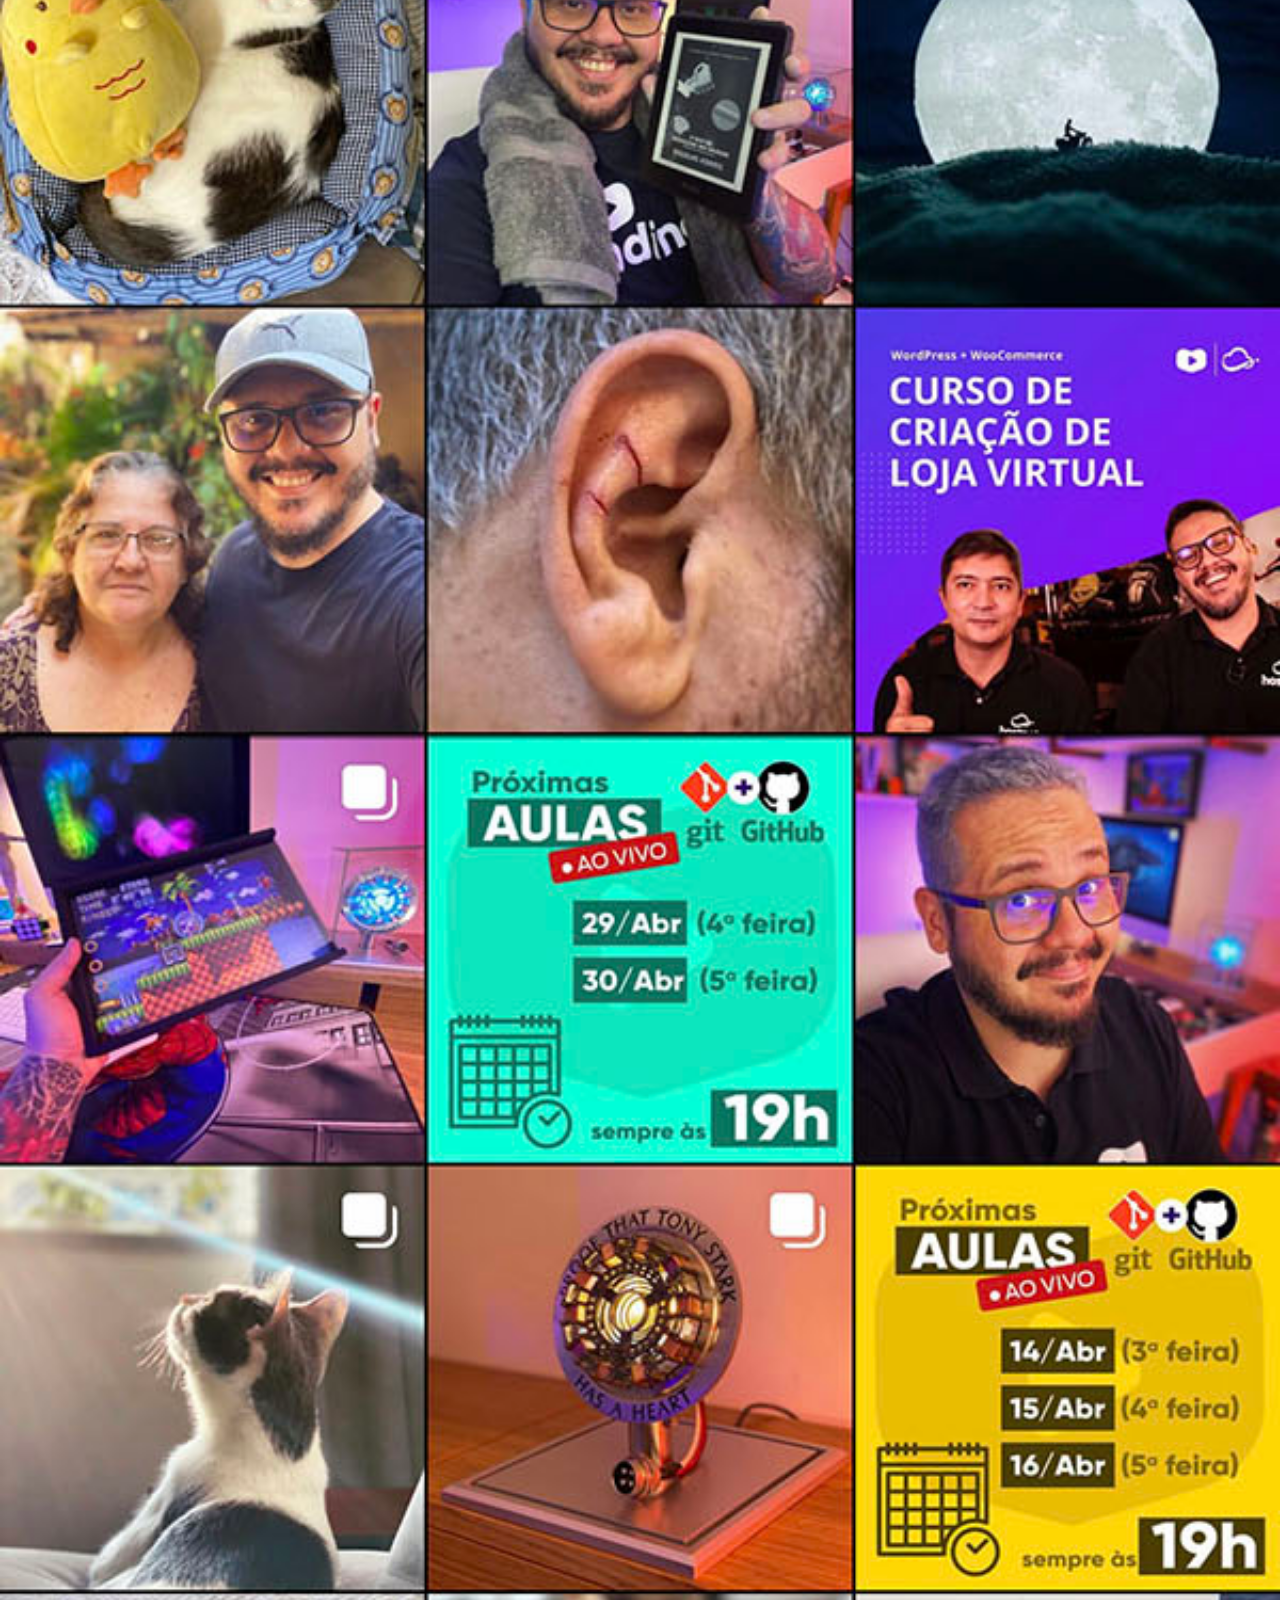
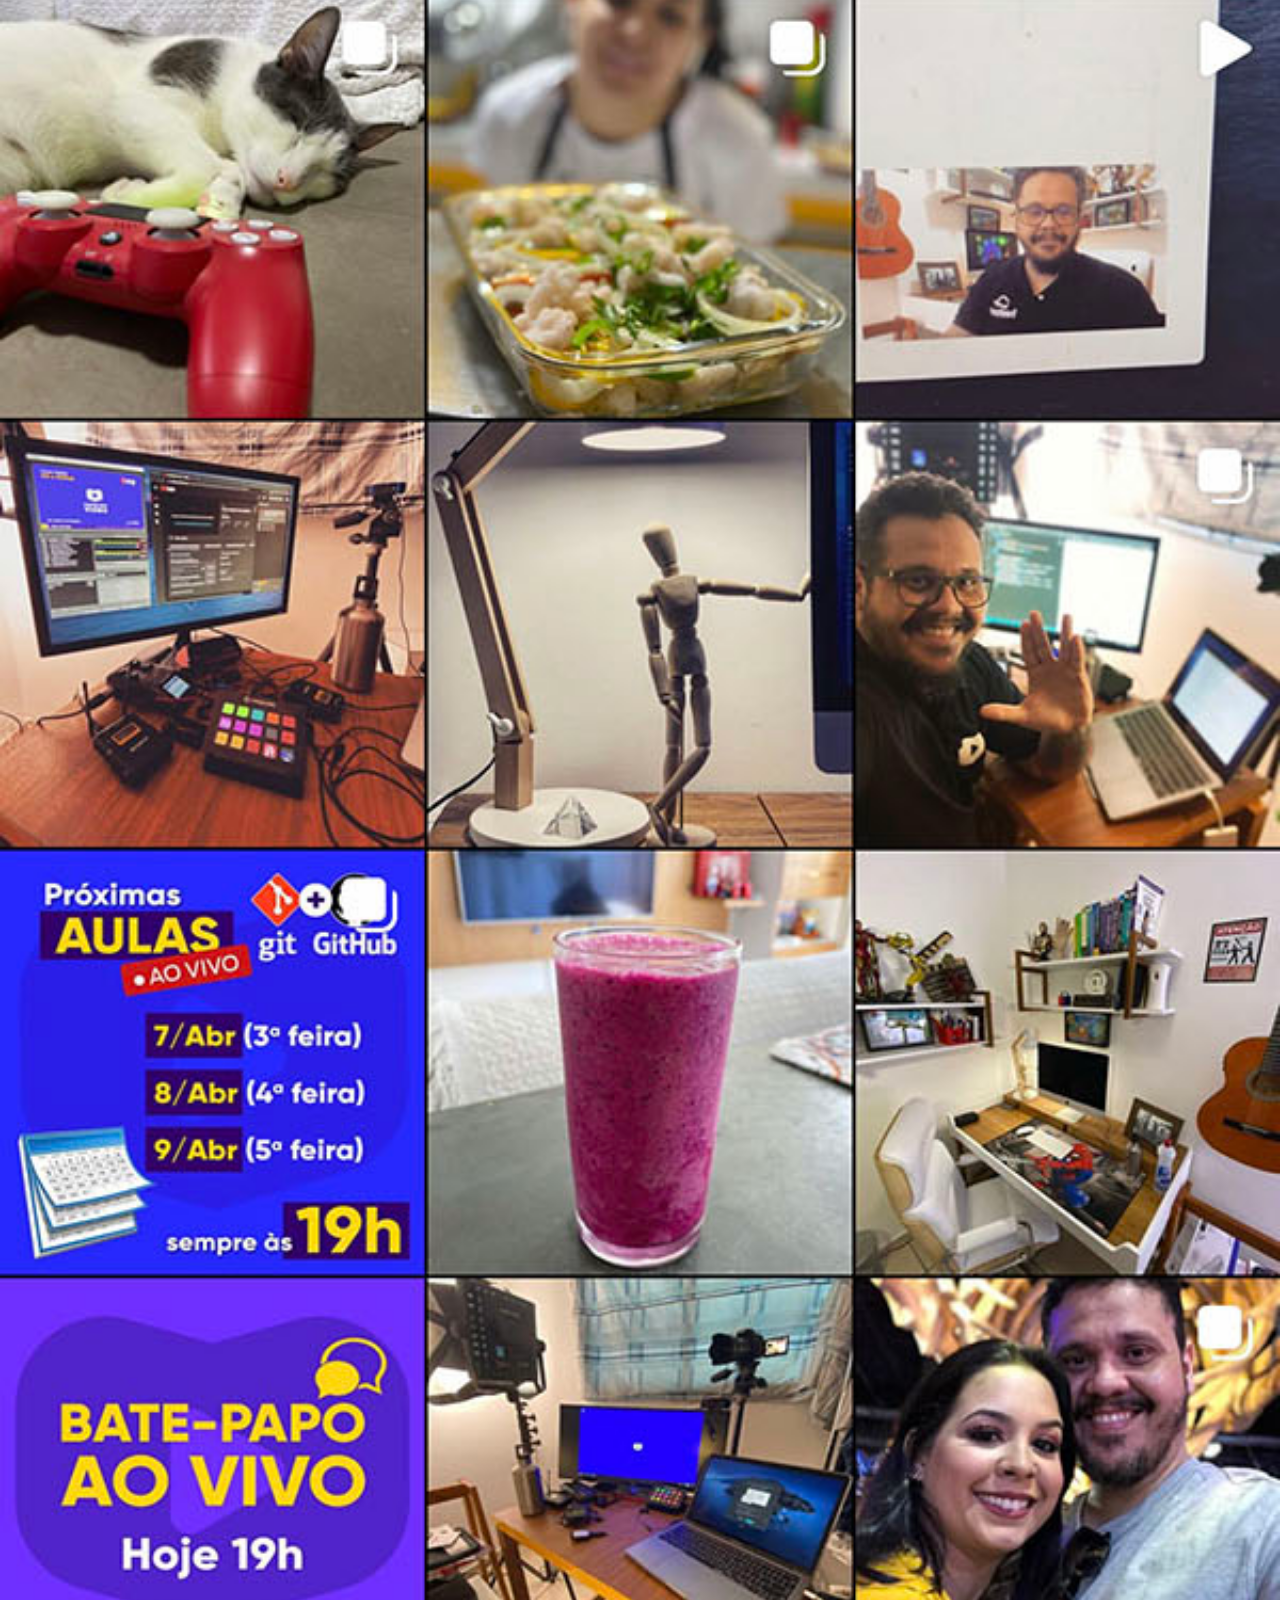
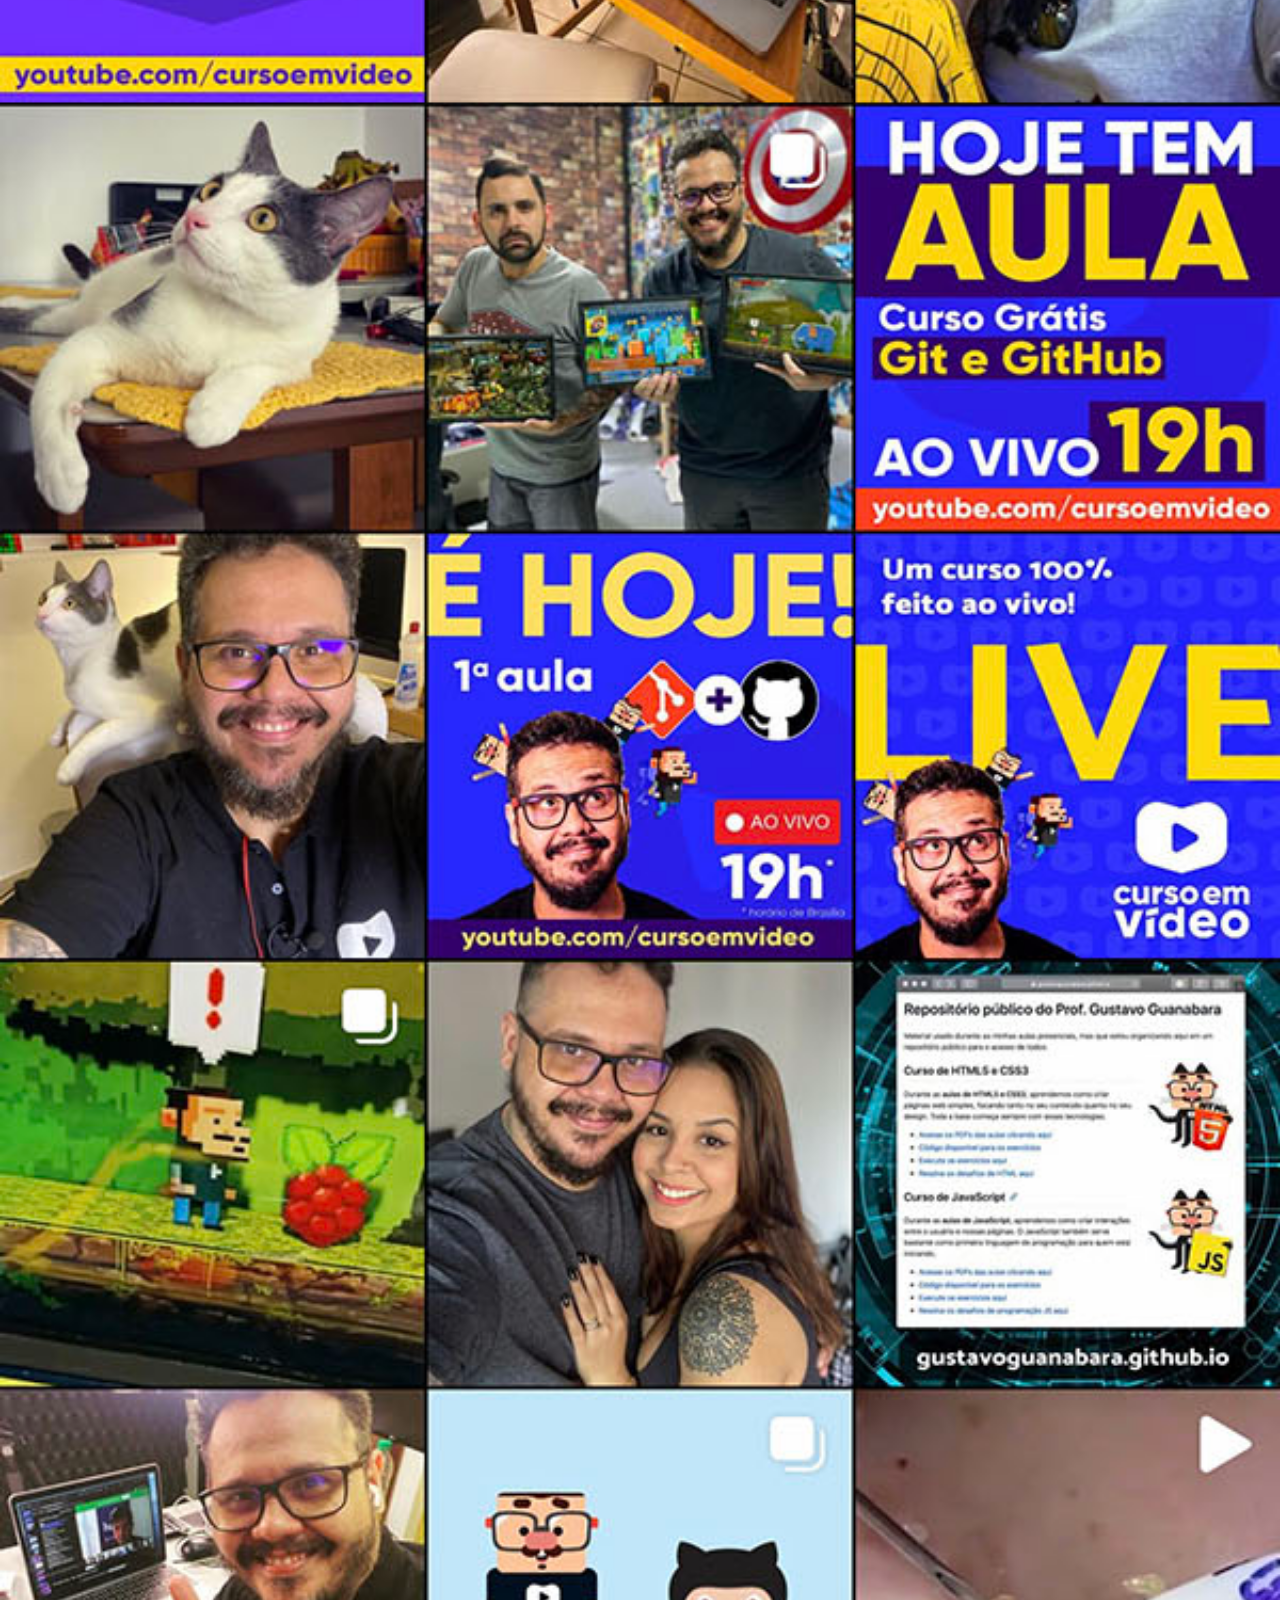
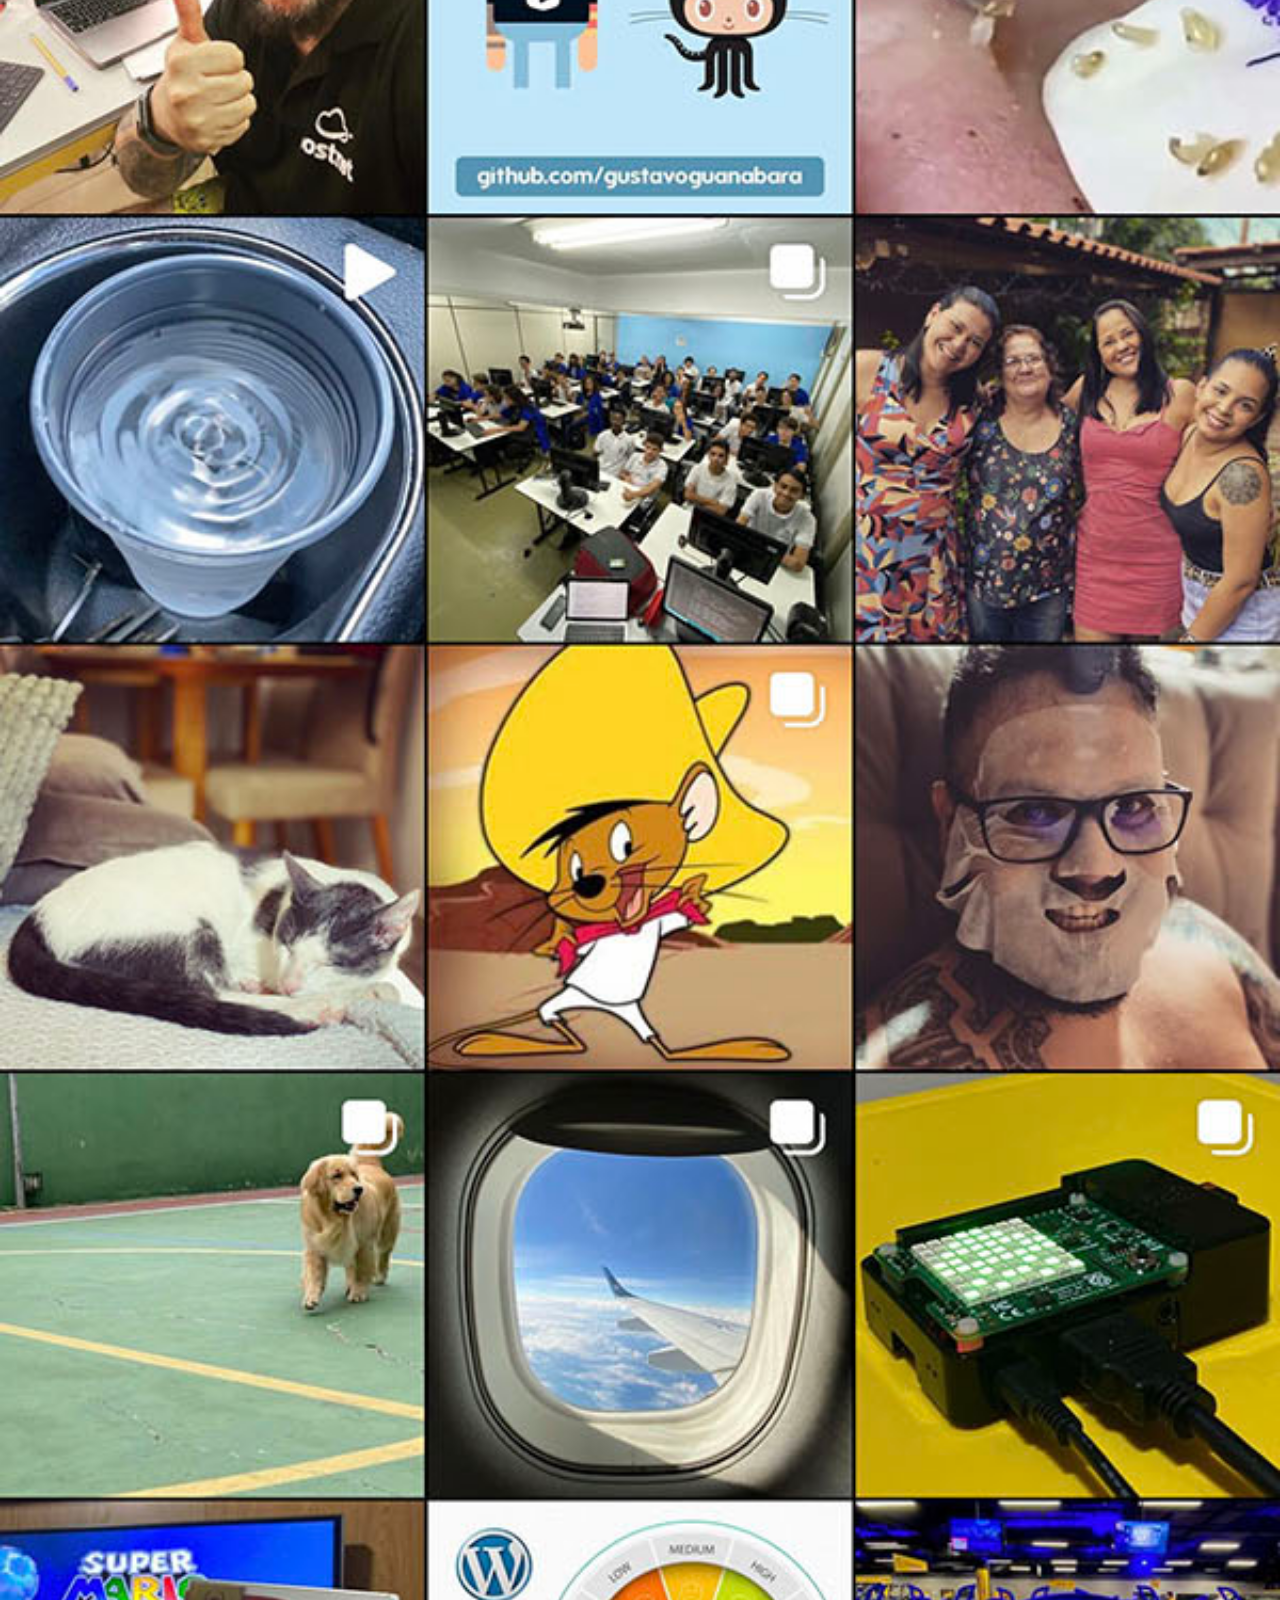
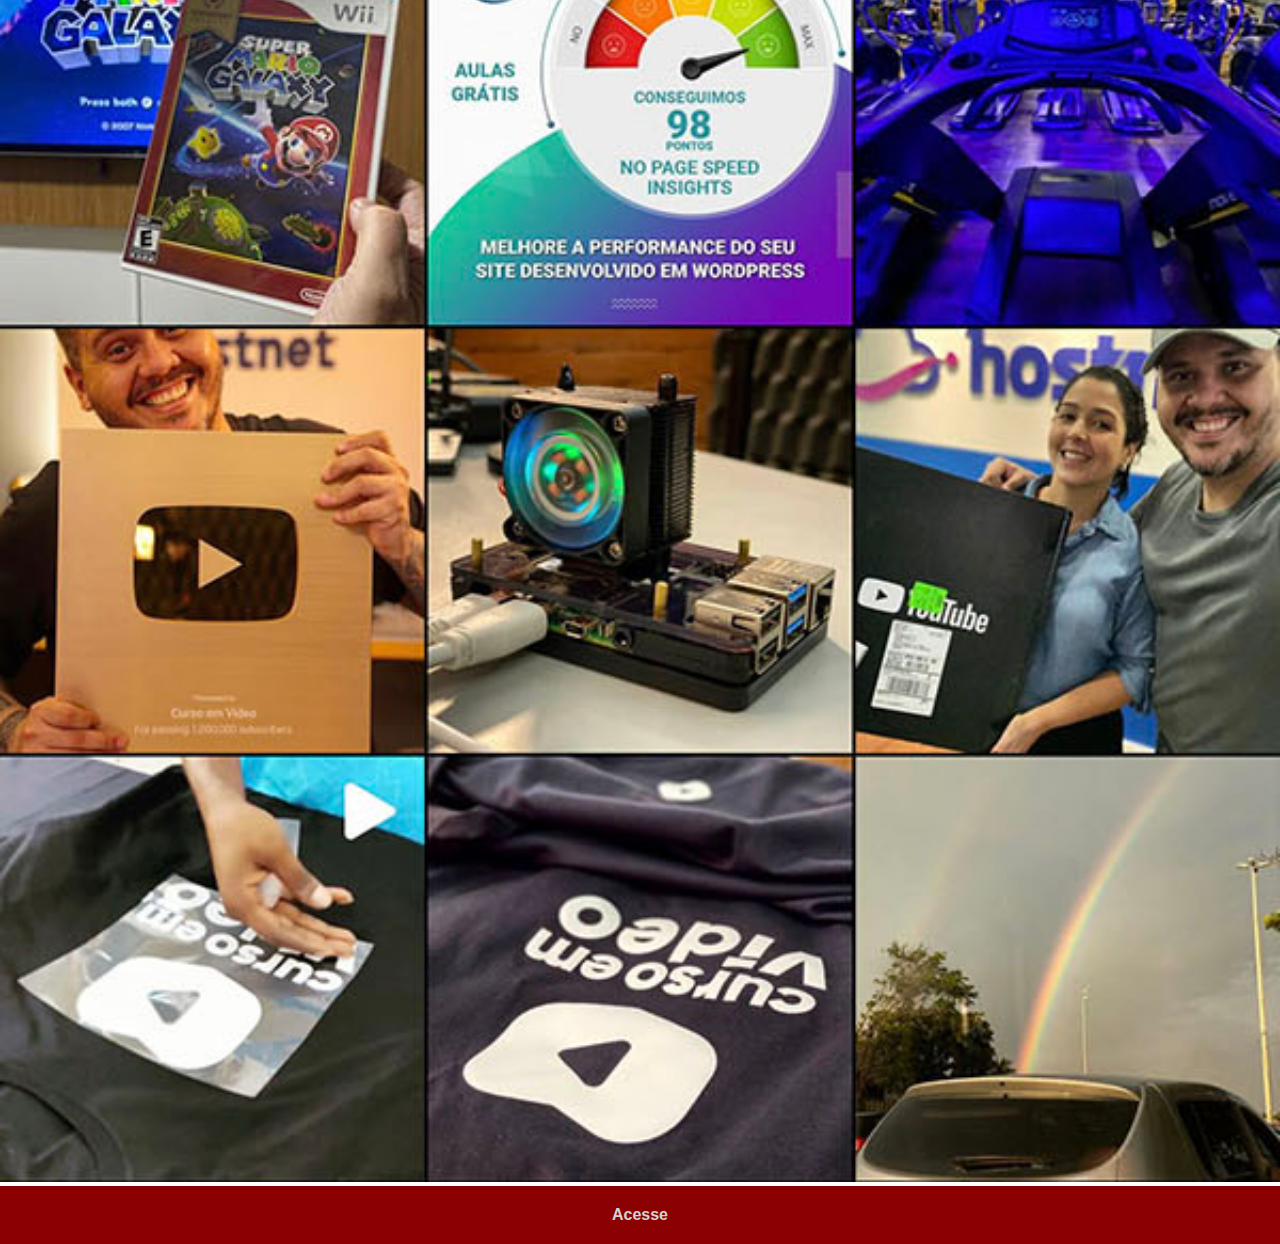
<file: redes/instagram.html>
<!DOCTYPE html>
<html lang="pt-br">
<head>
    <meta charset="UTF-8">
    <meta name="viewport" content="width=device-width, initial-scale=1.0">
    <title>Instagram</title>
    <link rel="stylesheet" href="redes/style.css">
</head>
<body>
    <img src="../imagens/tela-instagram.jpg" alt="">
    <a href="https://www.instagram.com/gustavoguanabara/?hl=pt" target="_blank">Acesse</a>
</body>
</html>
</file>
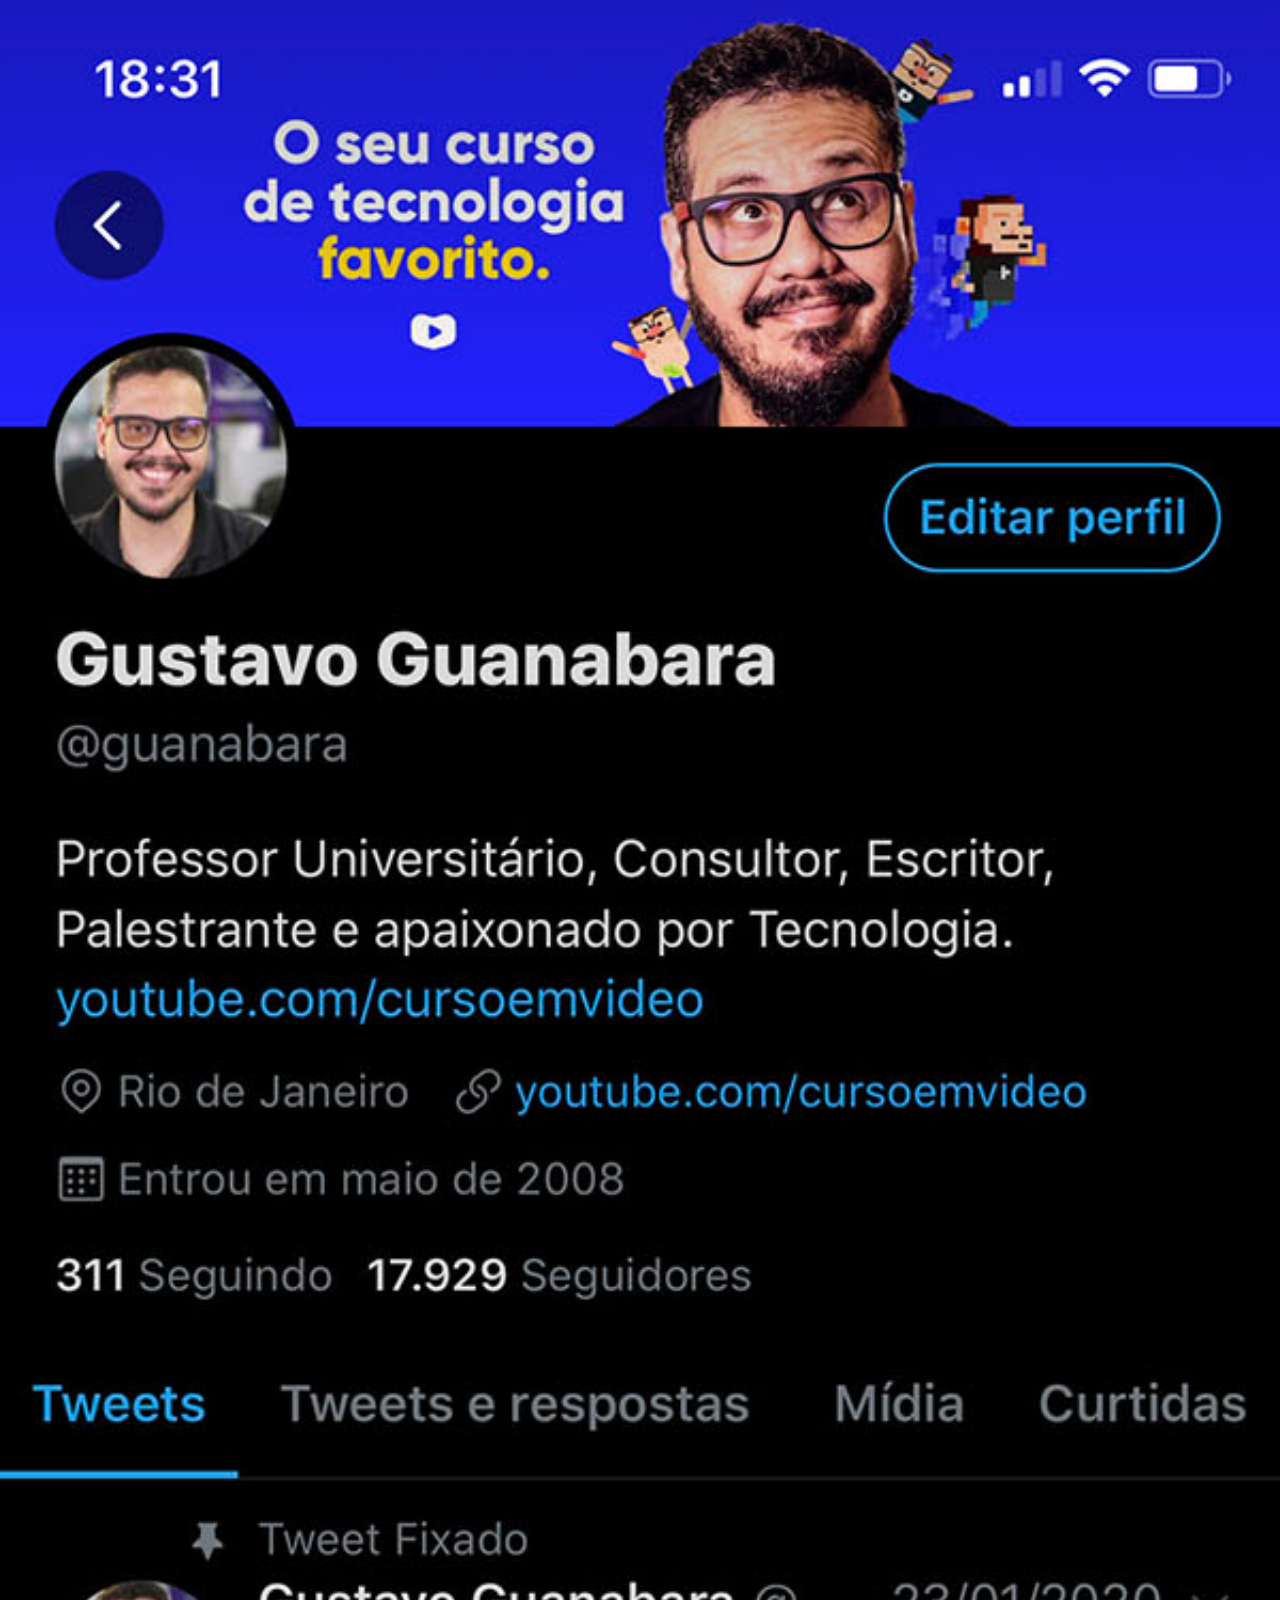
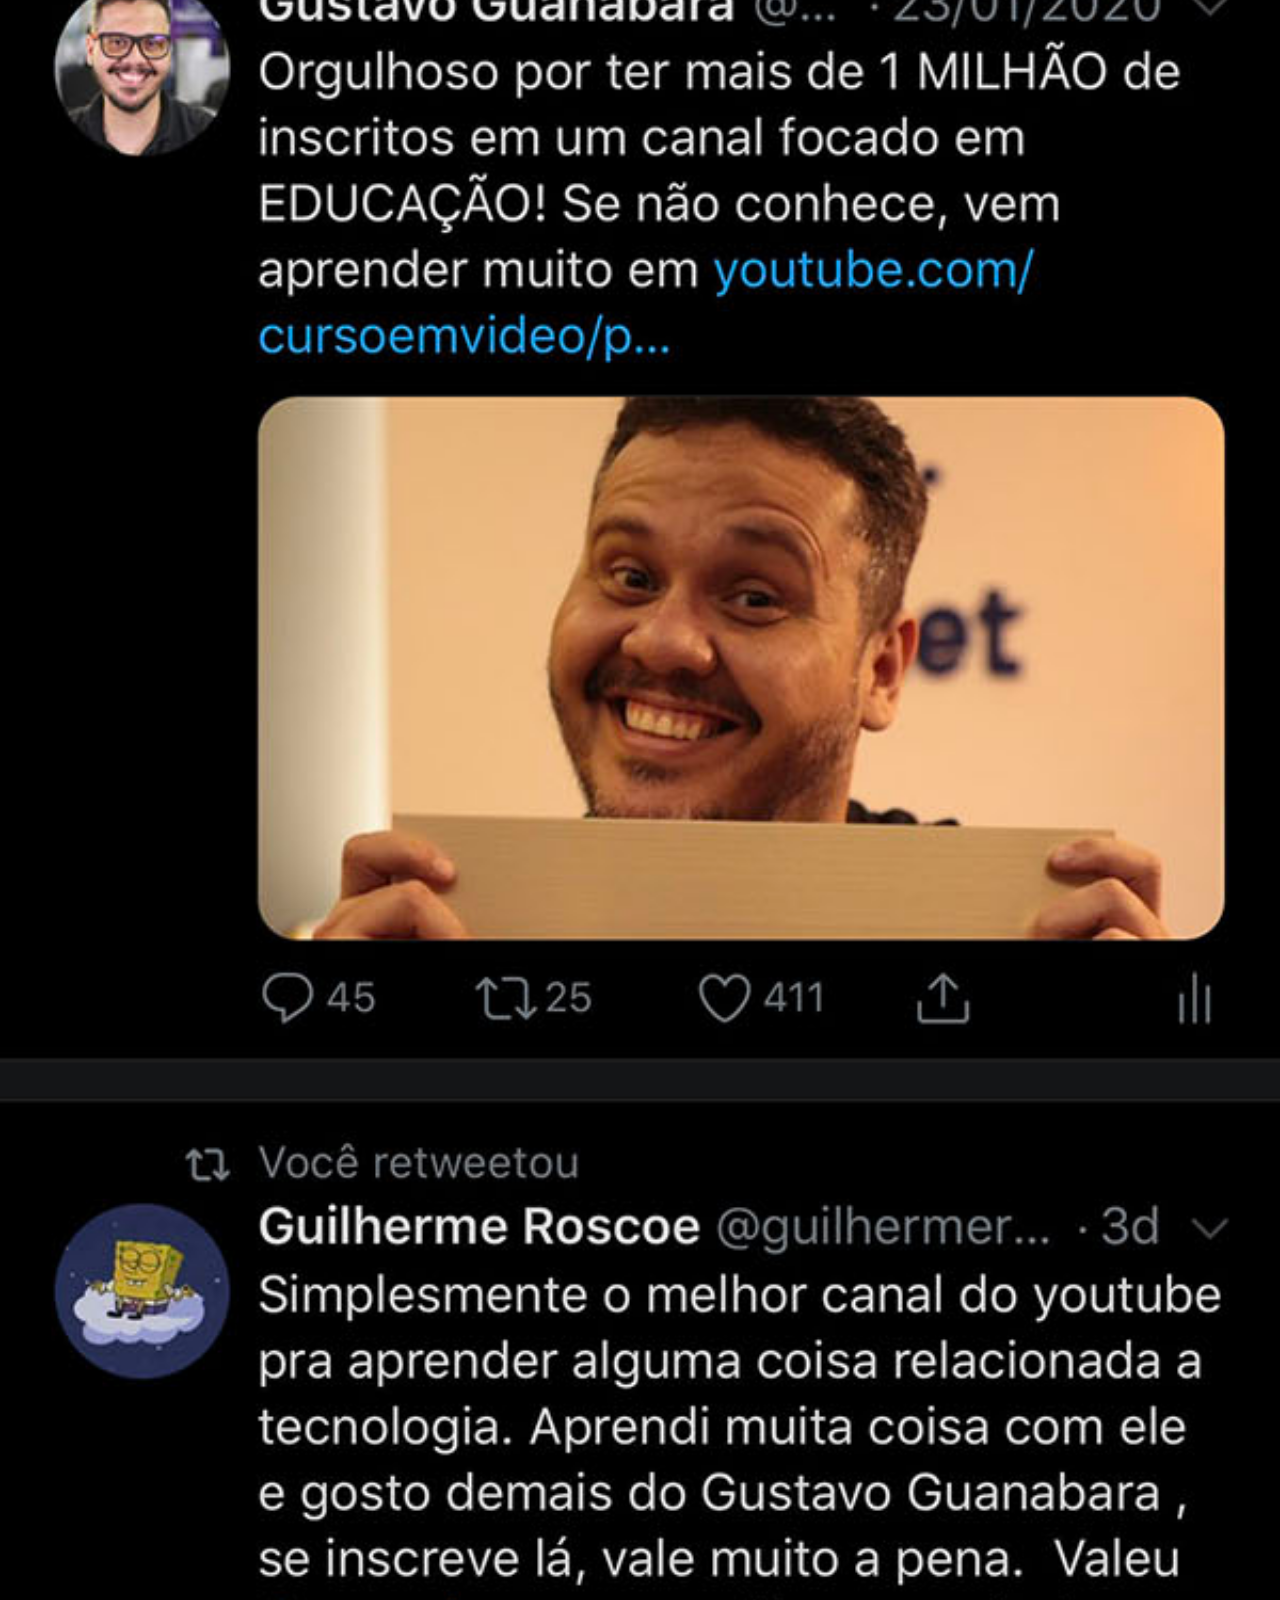
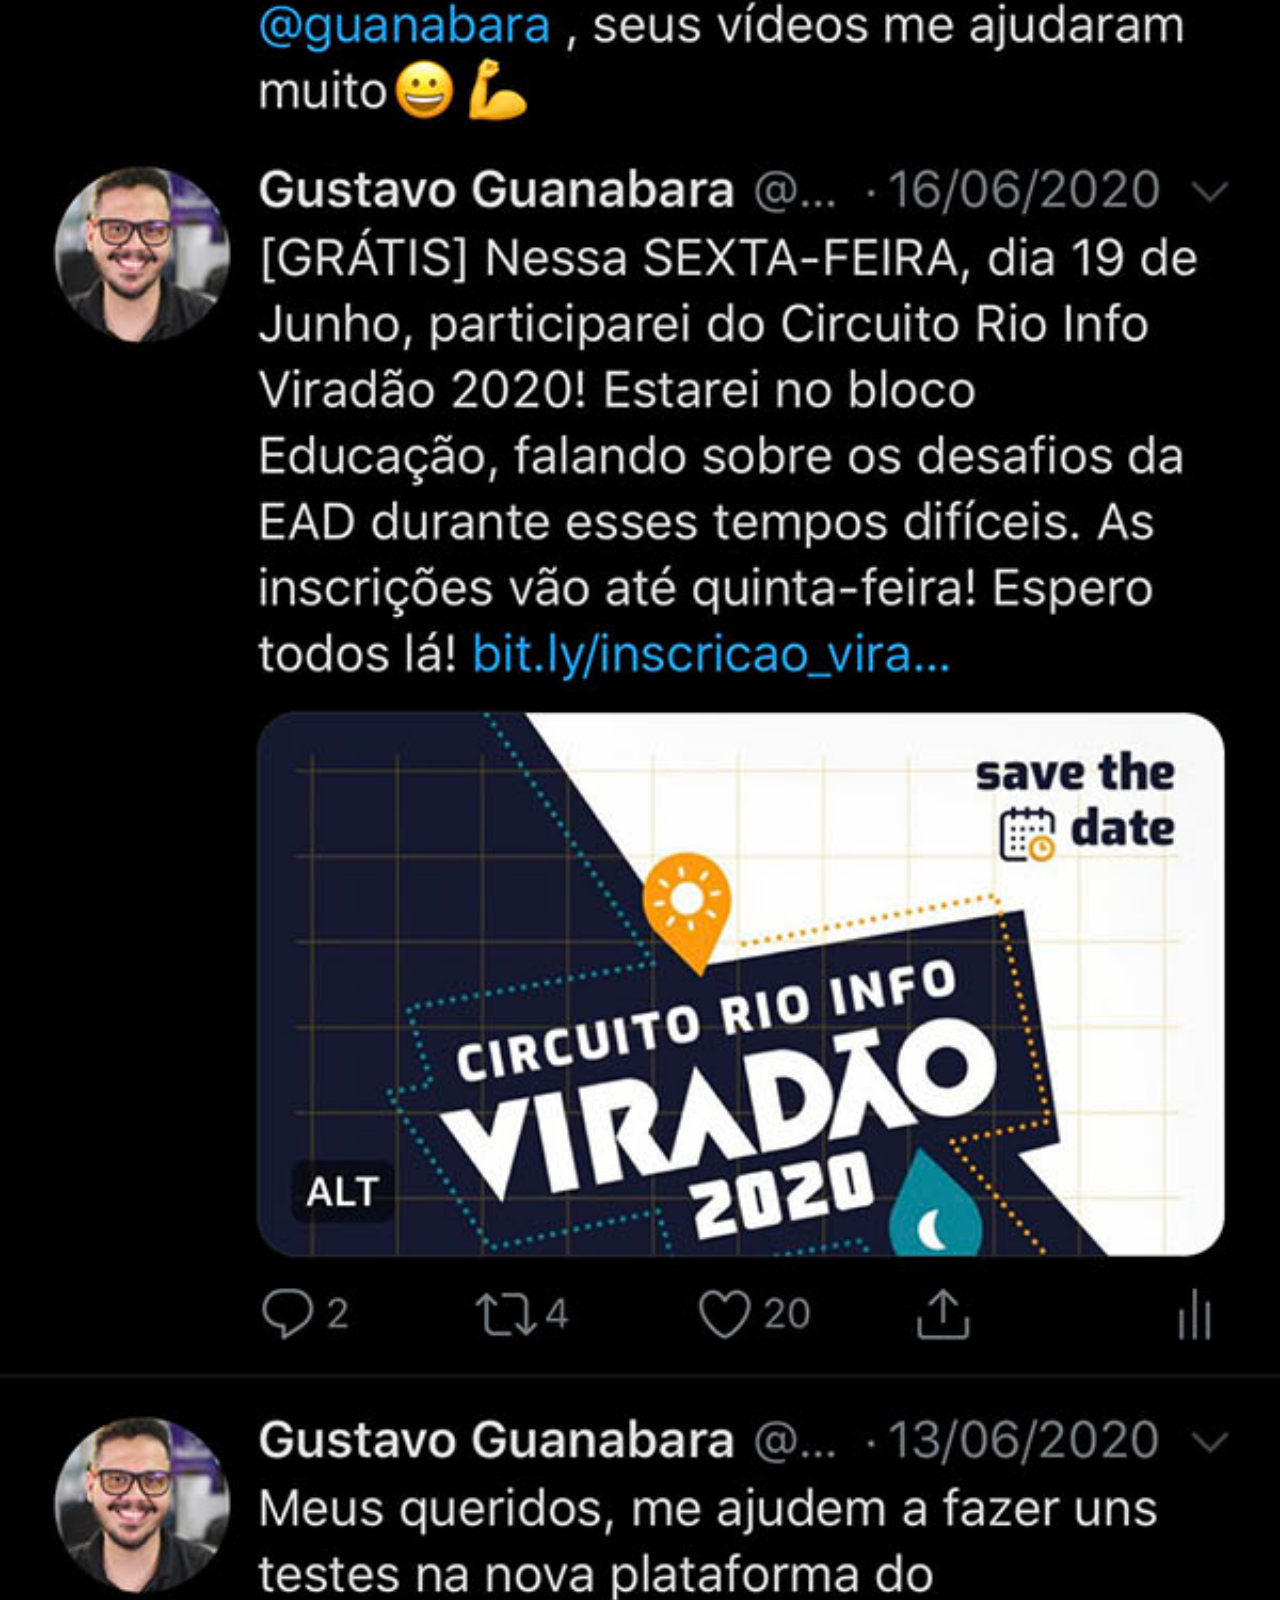
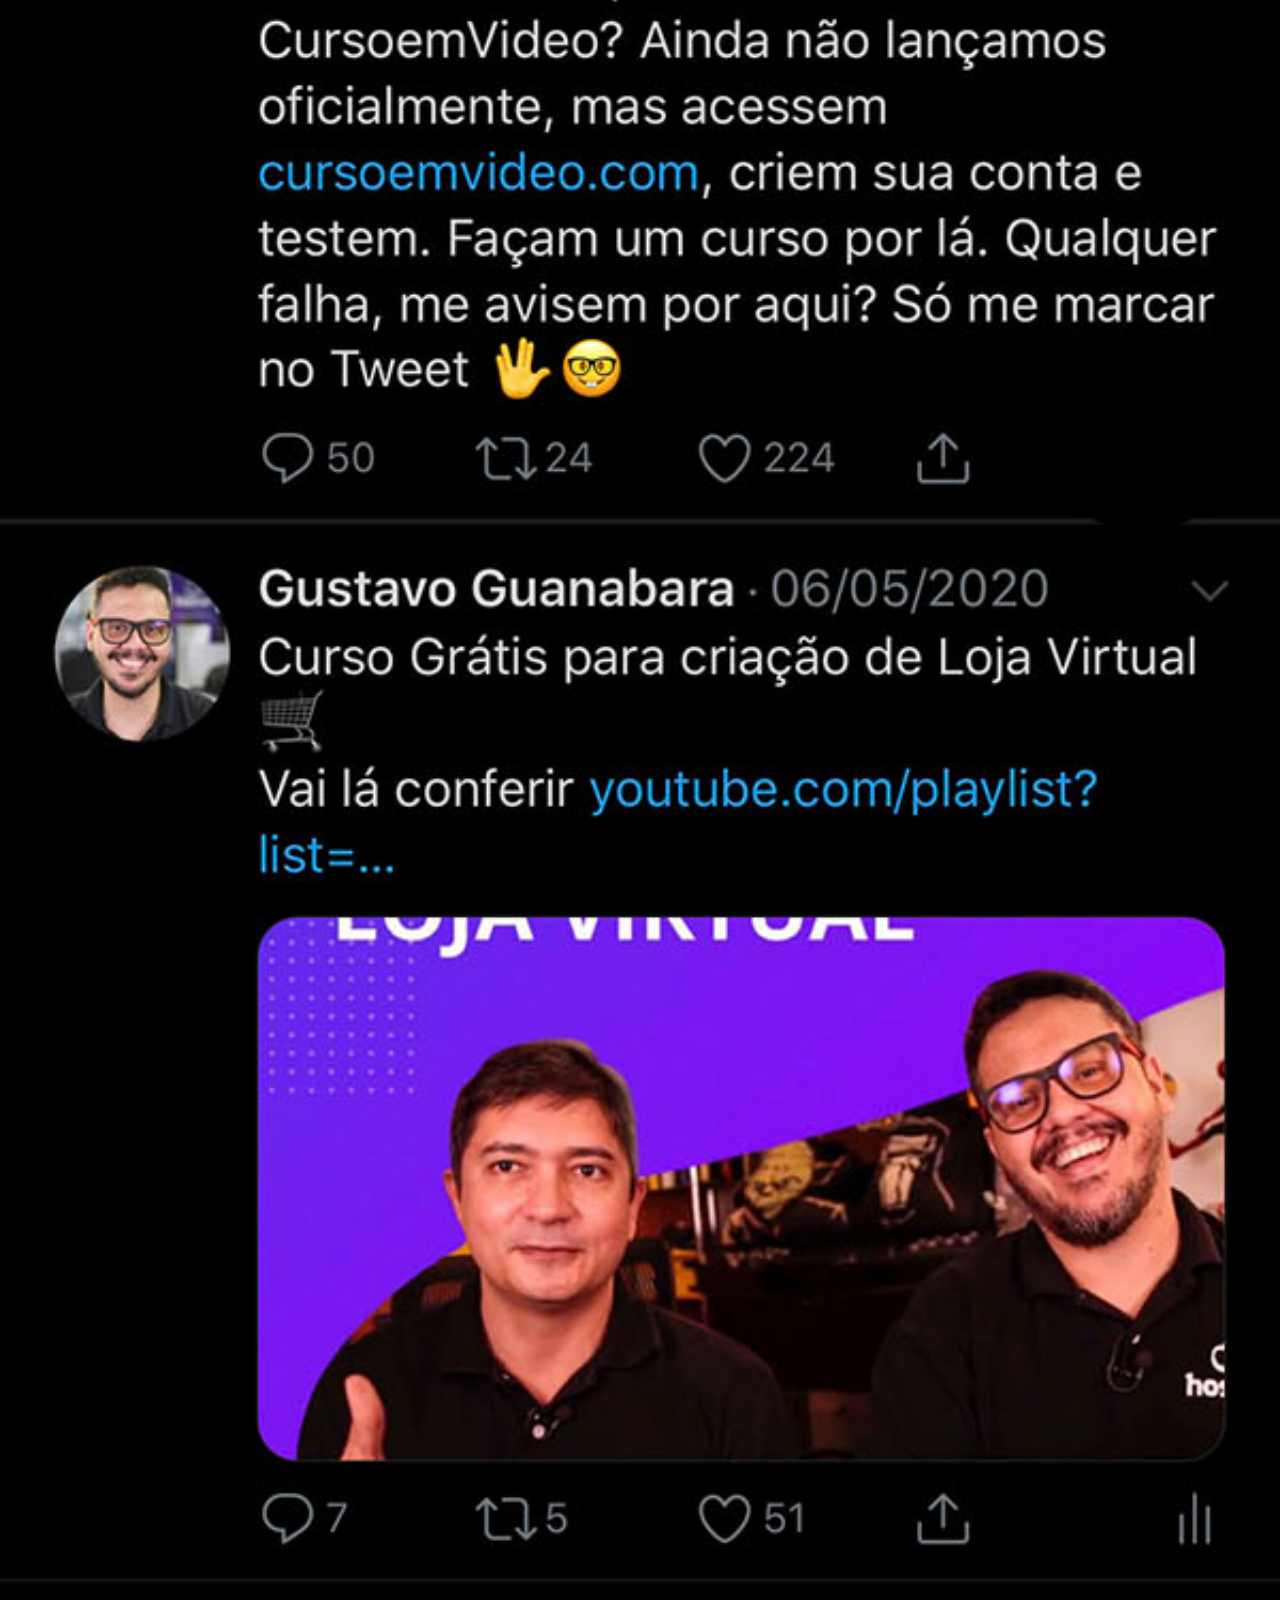
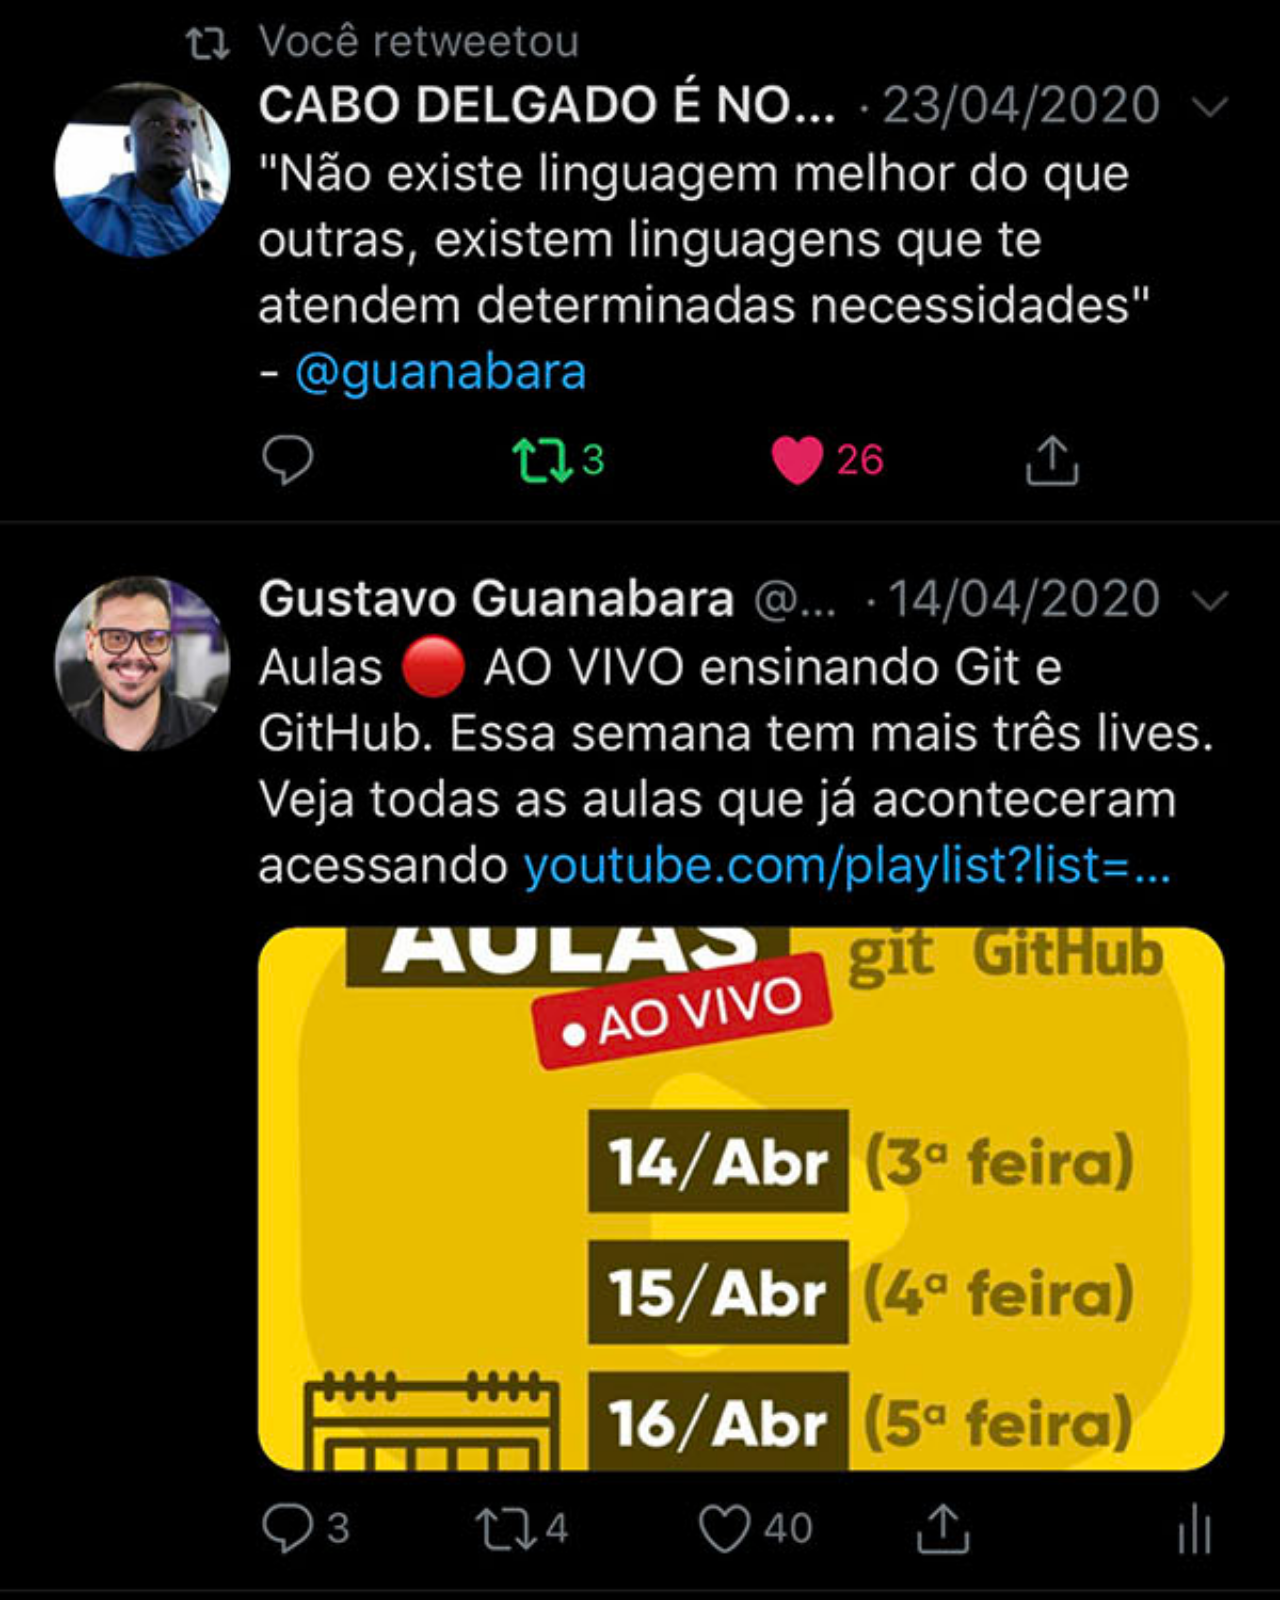
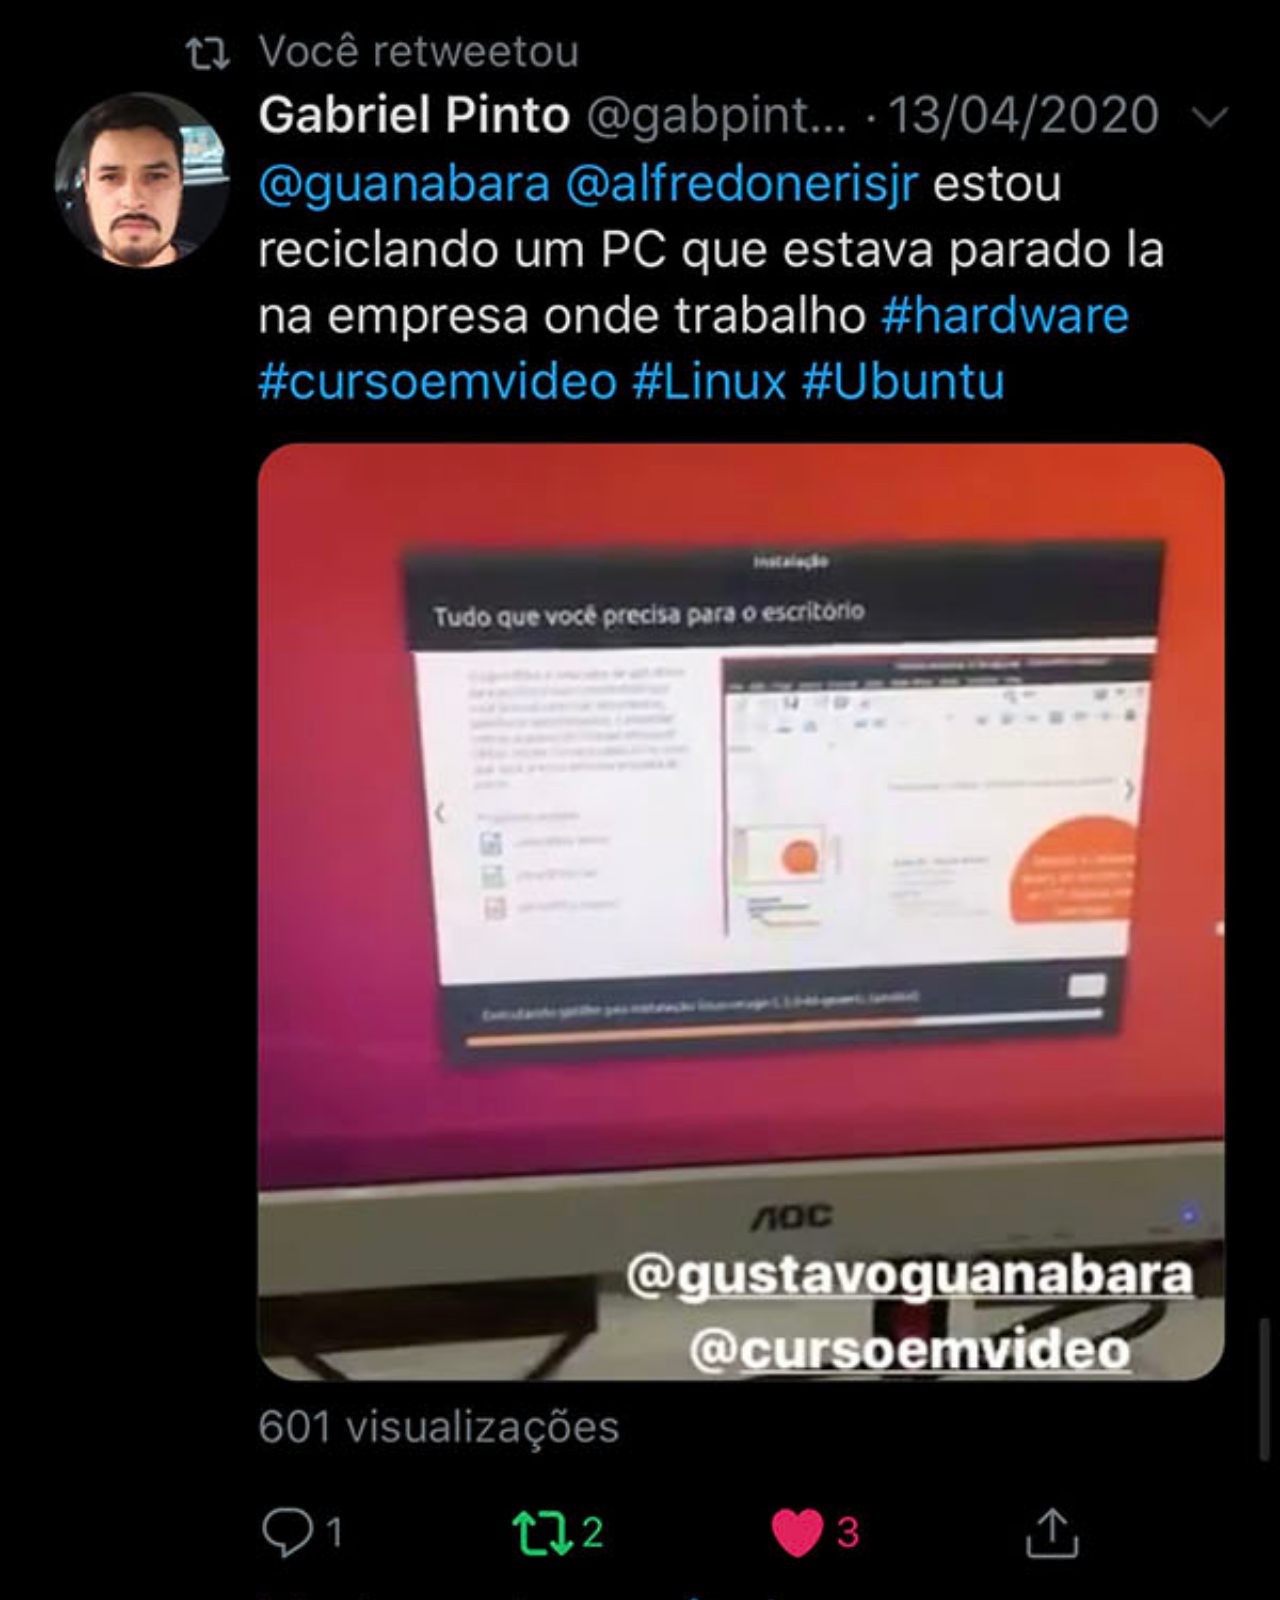
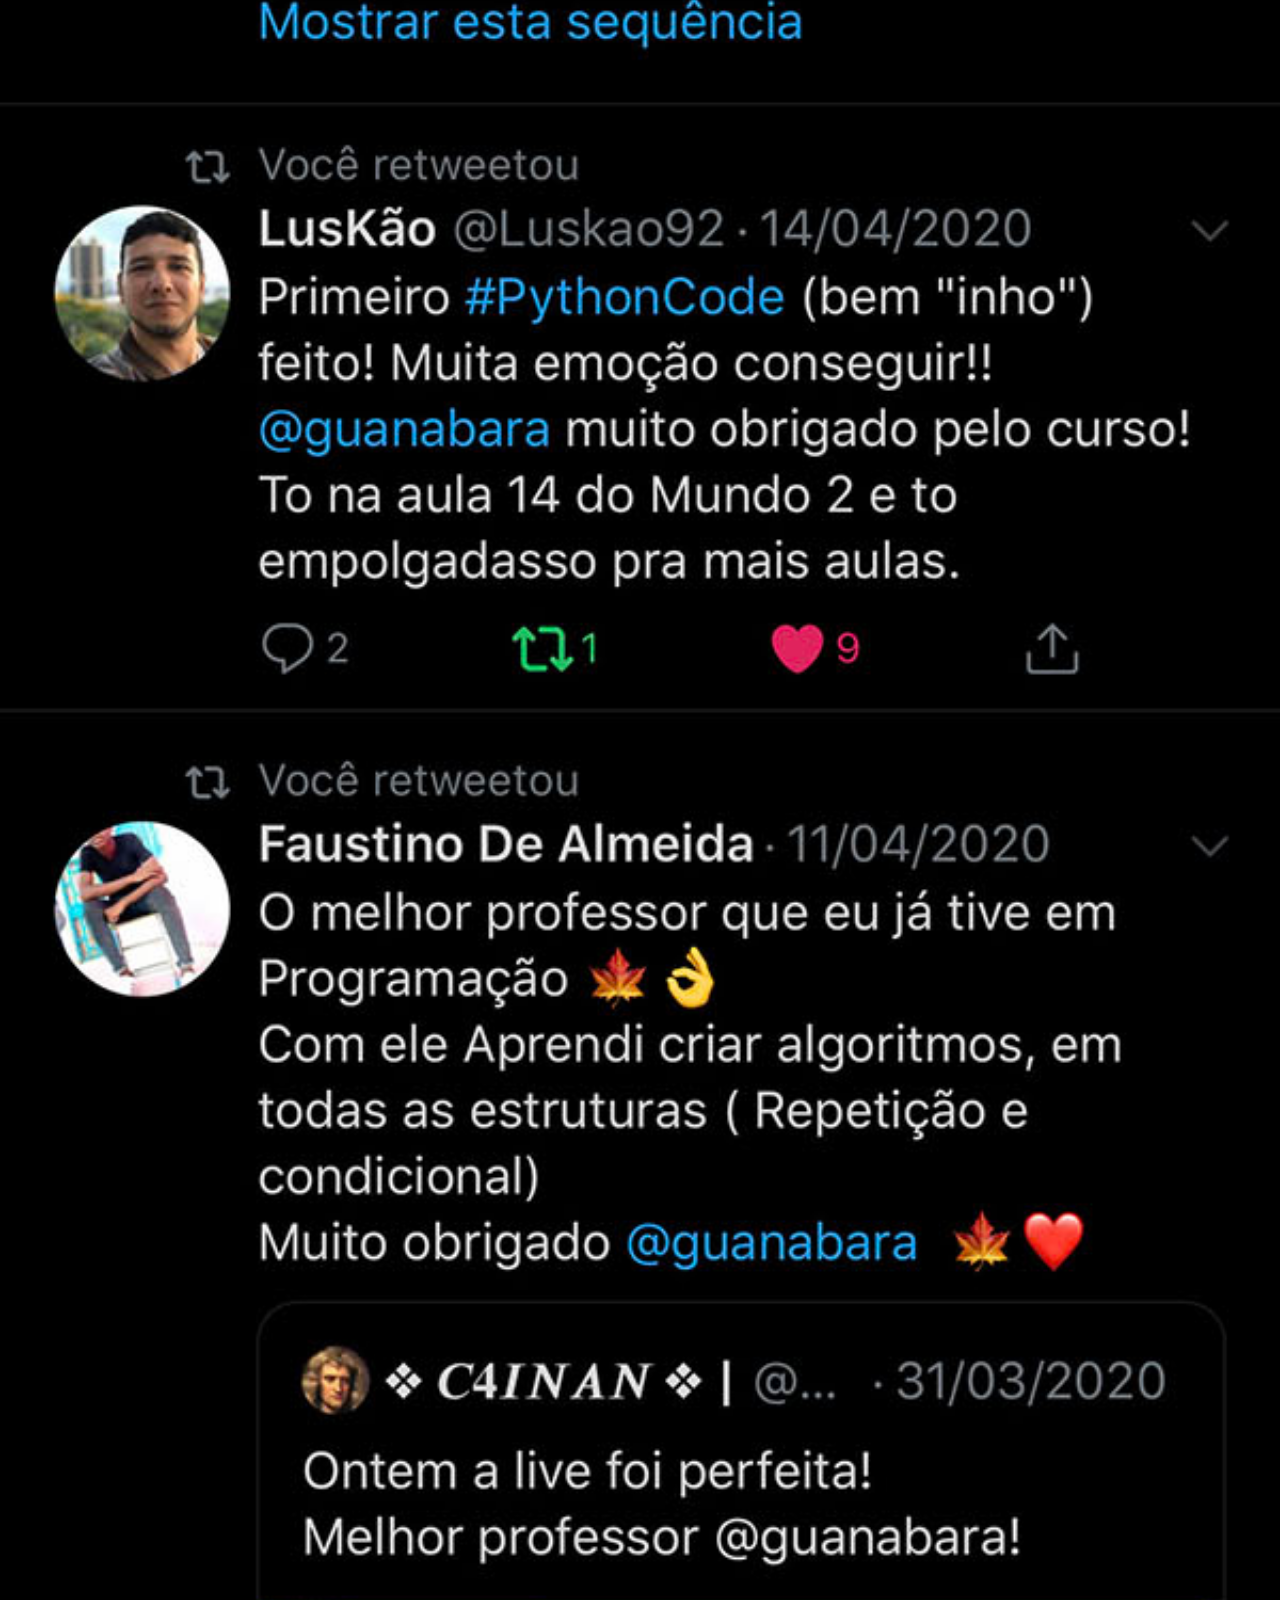
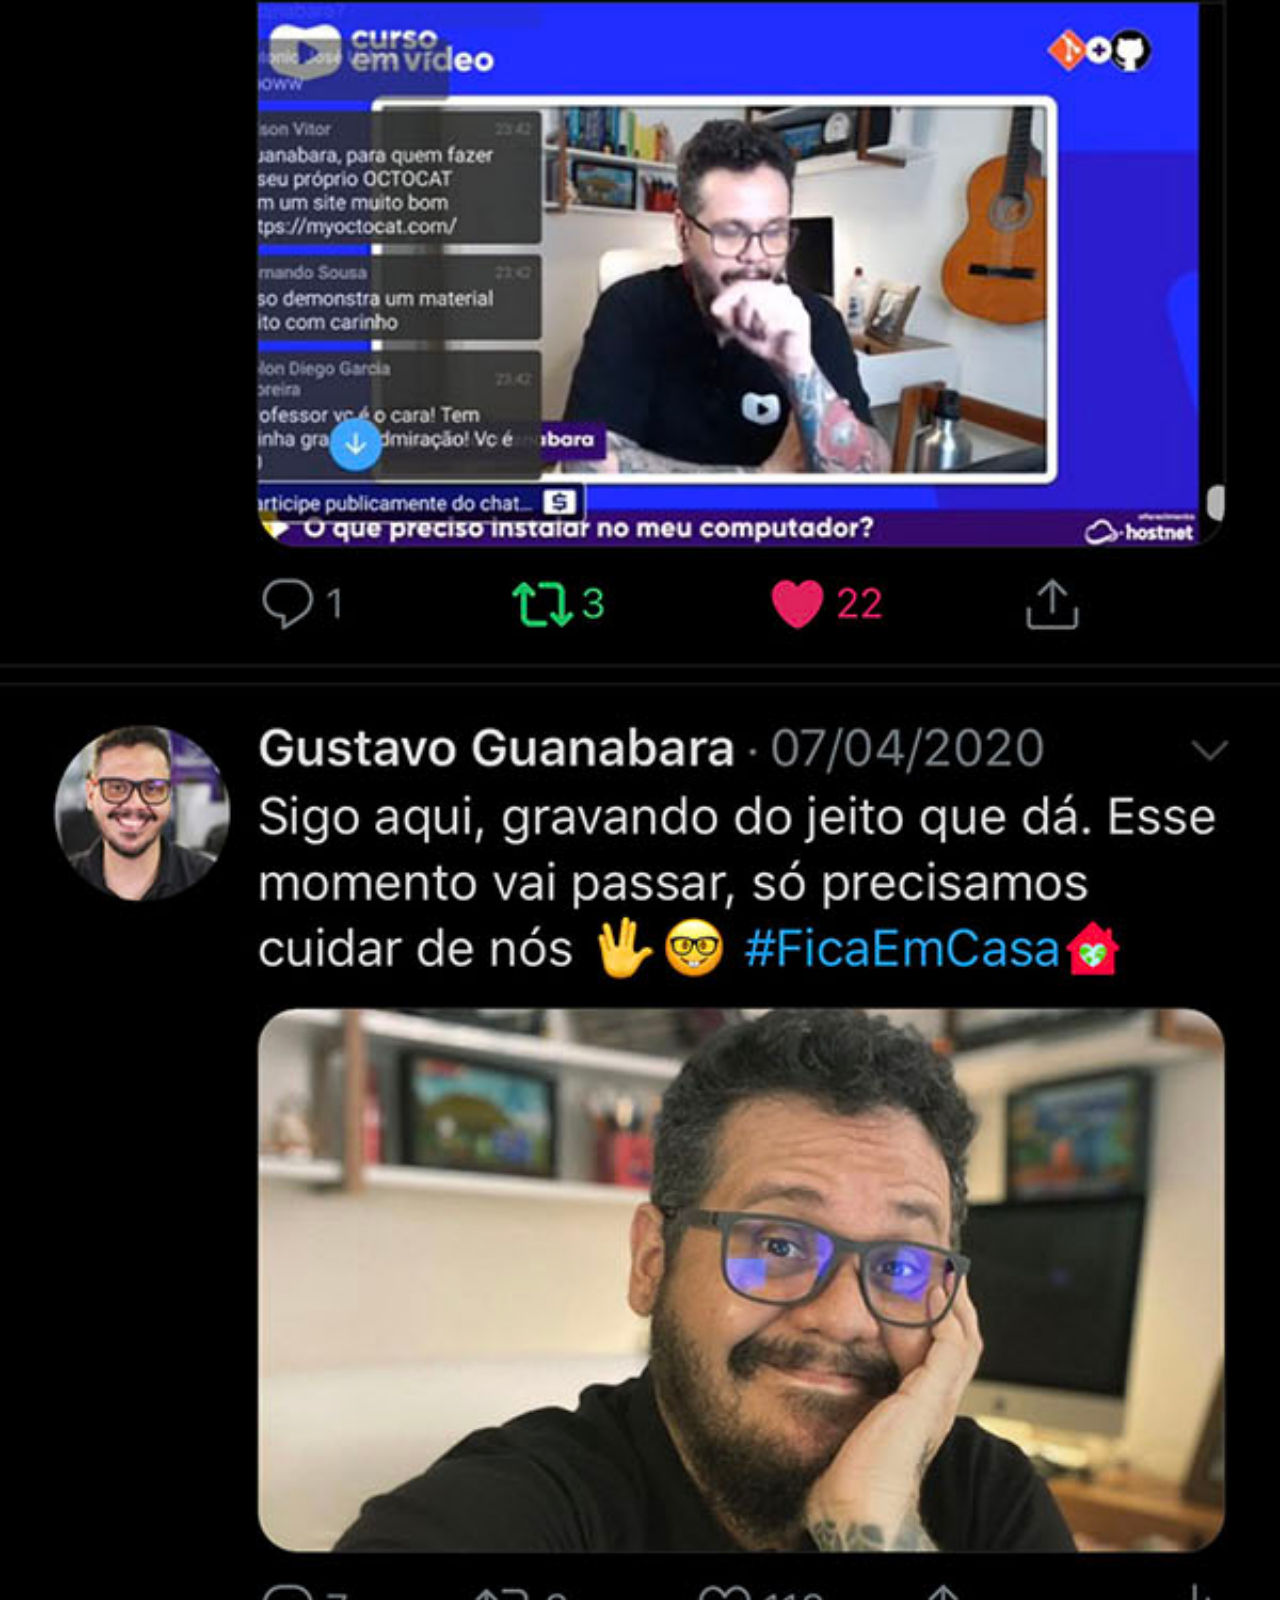
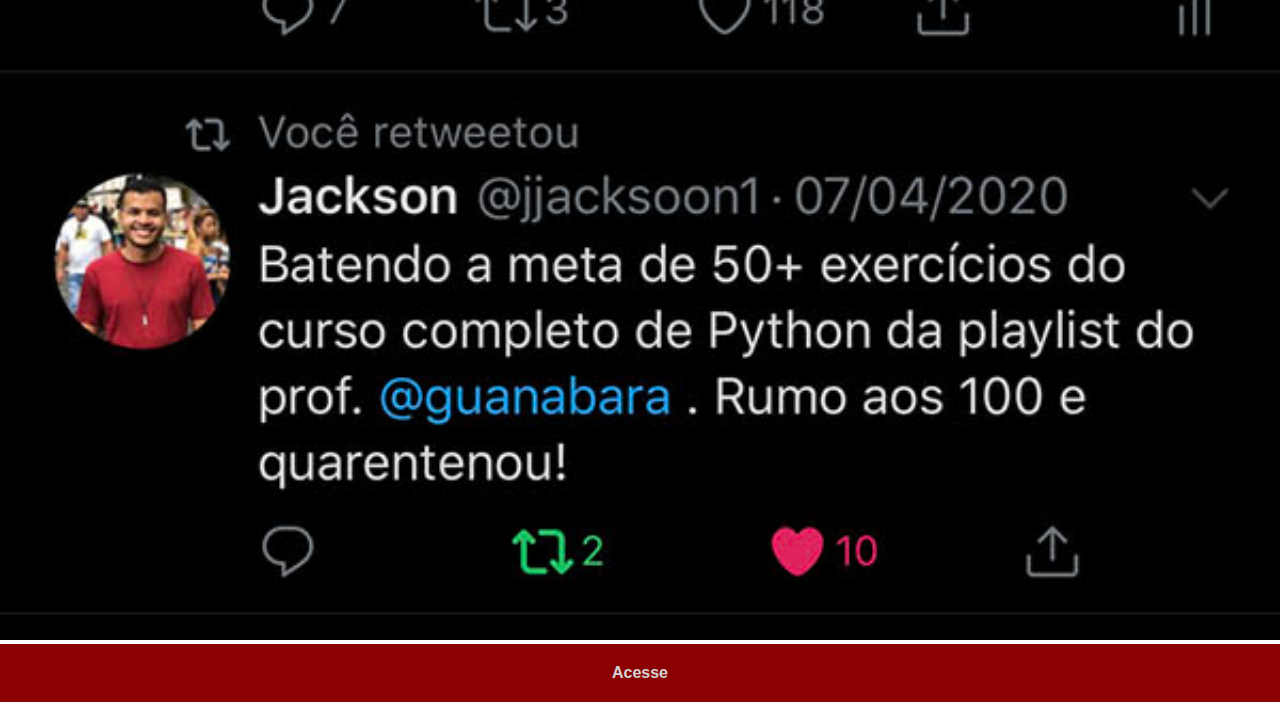
<file: redes/twitter.html>
<!DOCTYPE html>
<html lang="pt-br">
<head>
    <meta charset="UTF-8">
    <meta name="viewport" content="width=device-width, initial-scale=1.0">
    <title>Twitter</title>
    <link rel="stylesheet" href="redes/style.css">
</head>
<body>
    <img src="../imagens/tela-twitter.jpg" alt="">
    <a href="https://twitter.com/guanabara" target="_blank">Acesse</a>
</body>
</html>
</file>
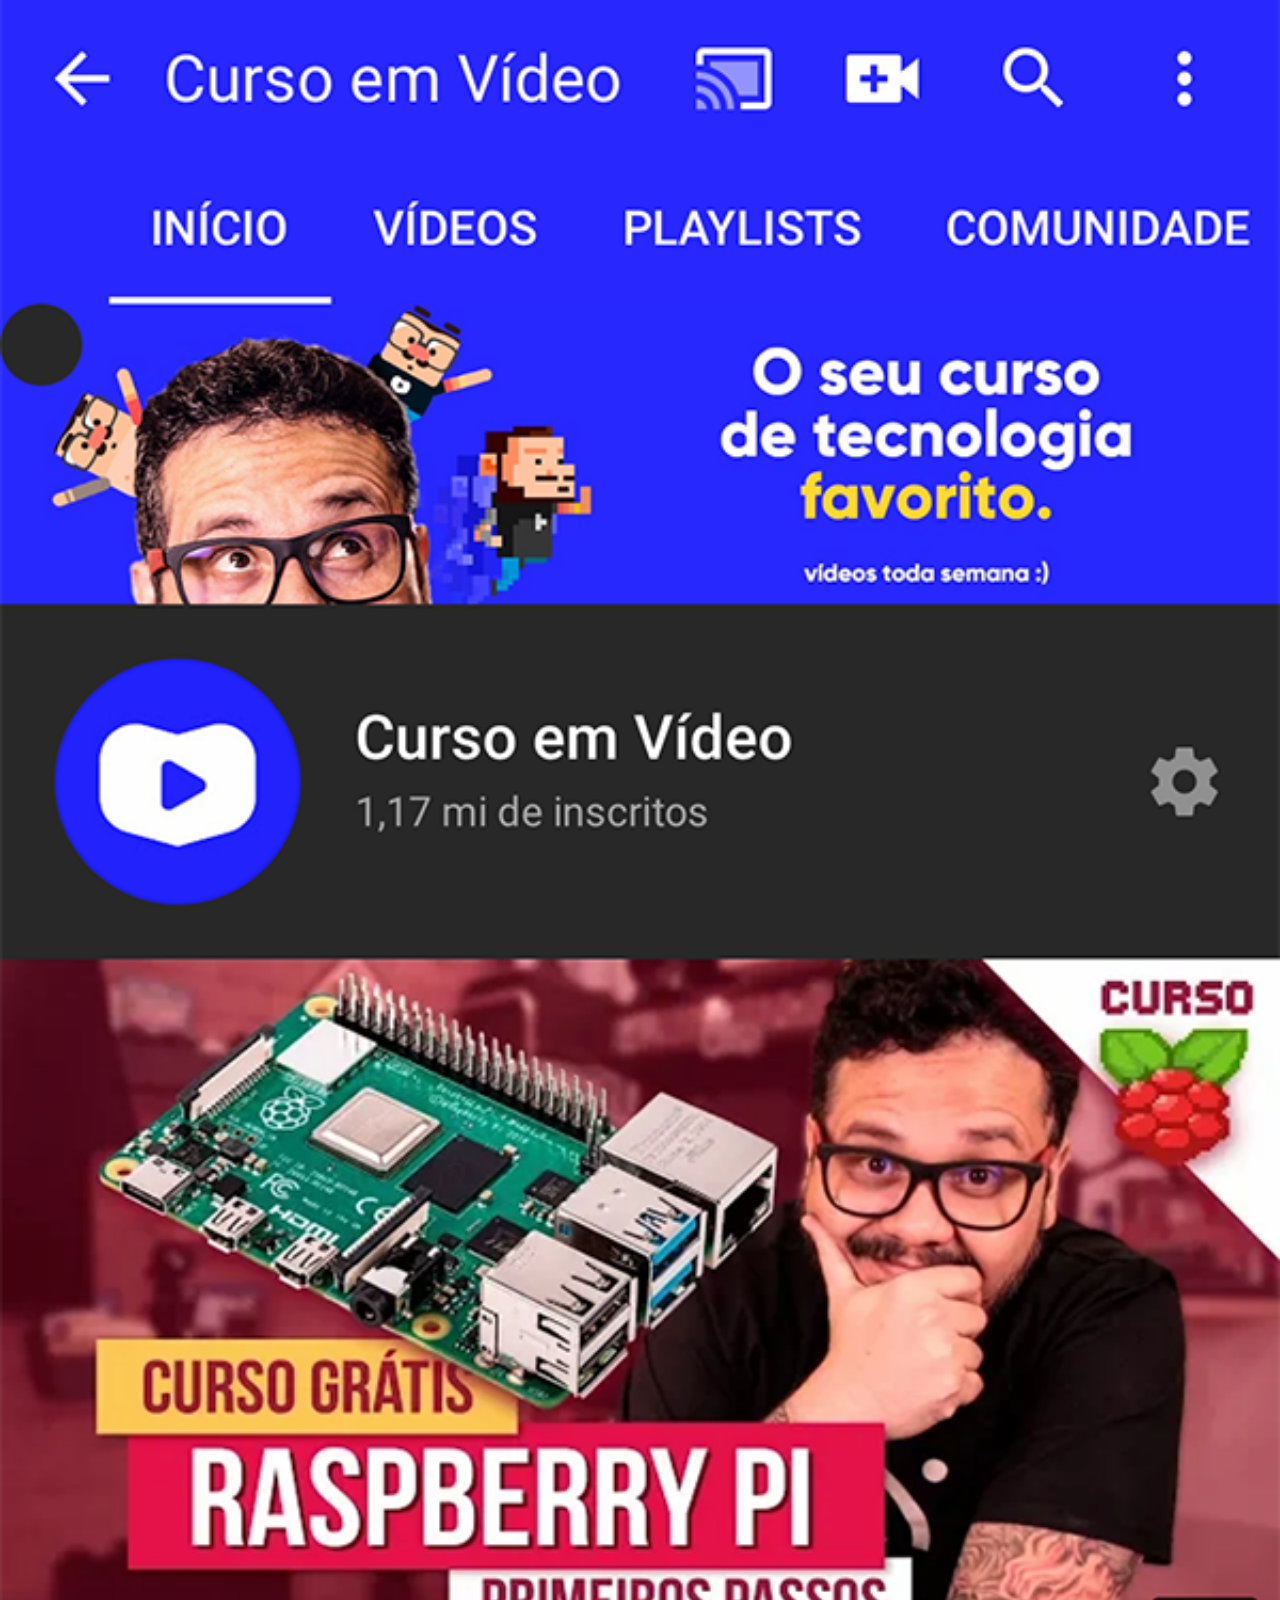
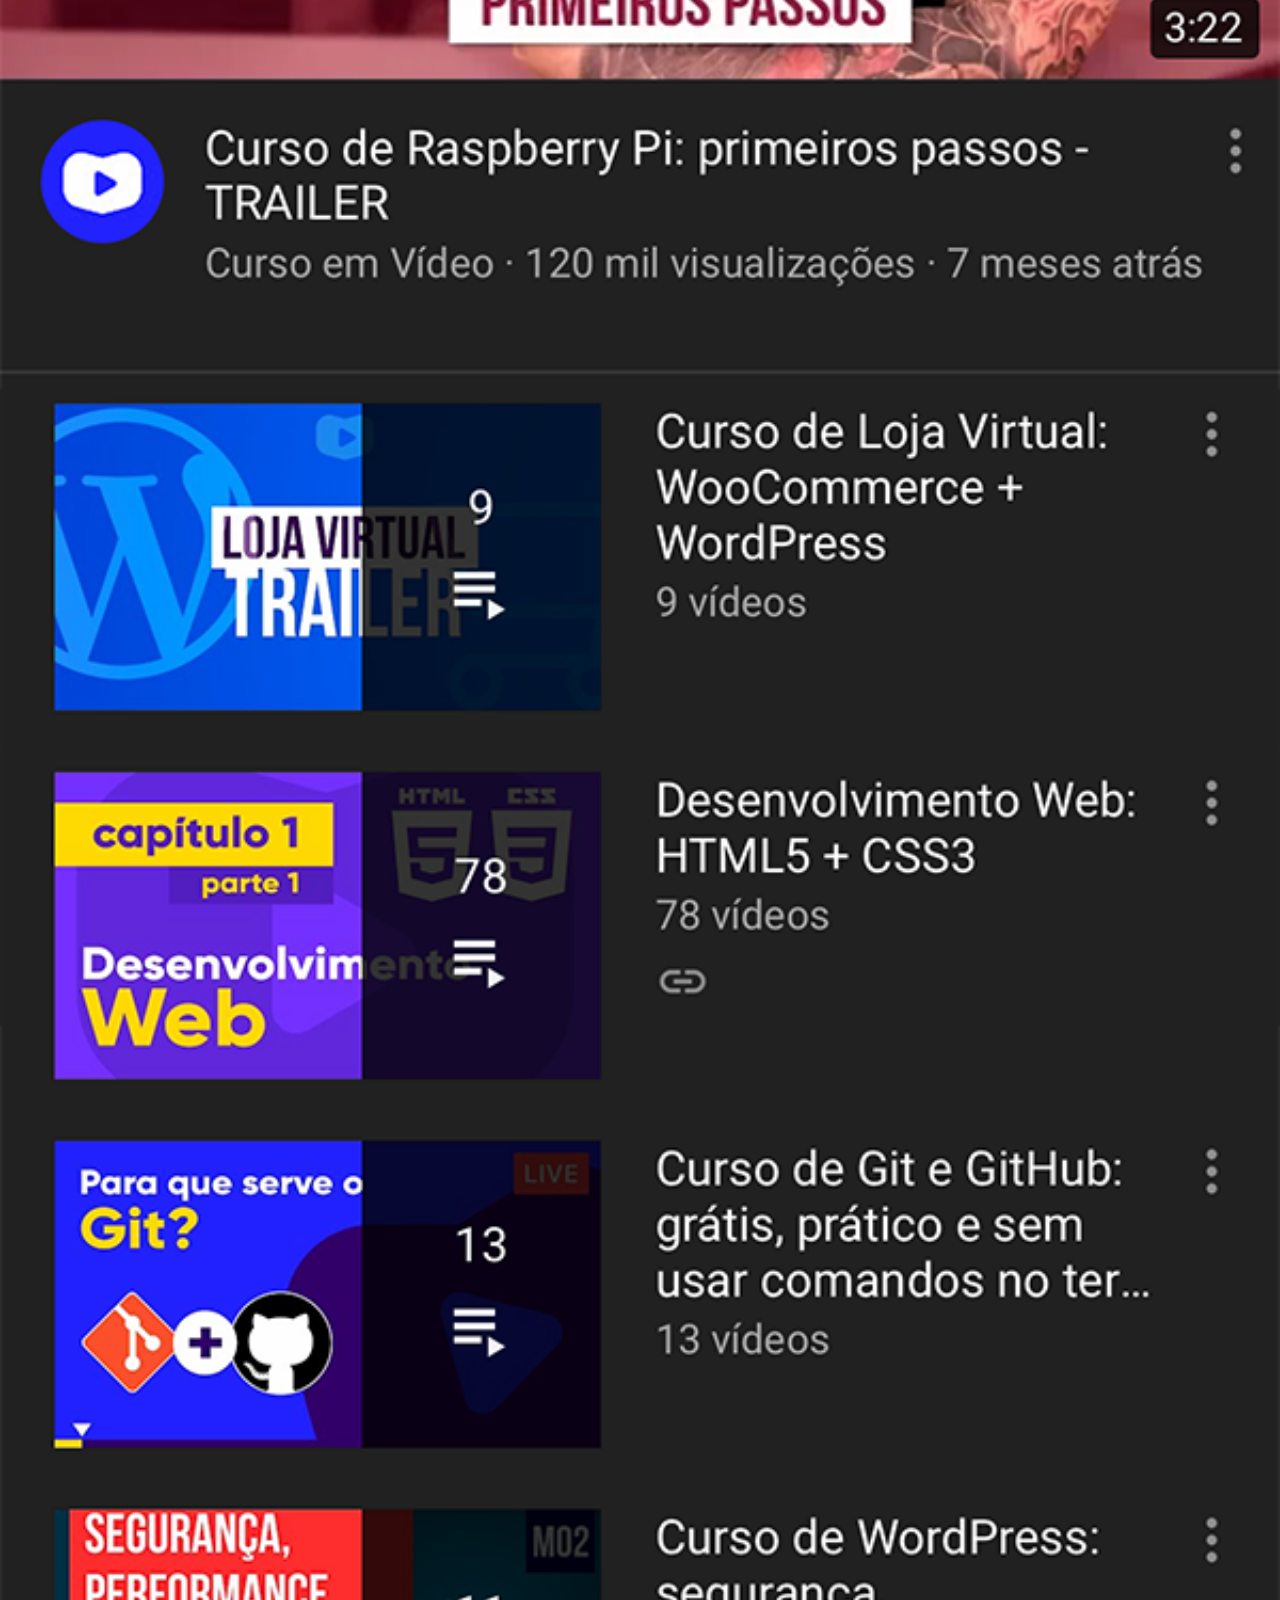
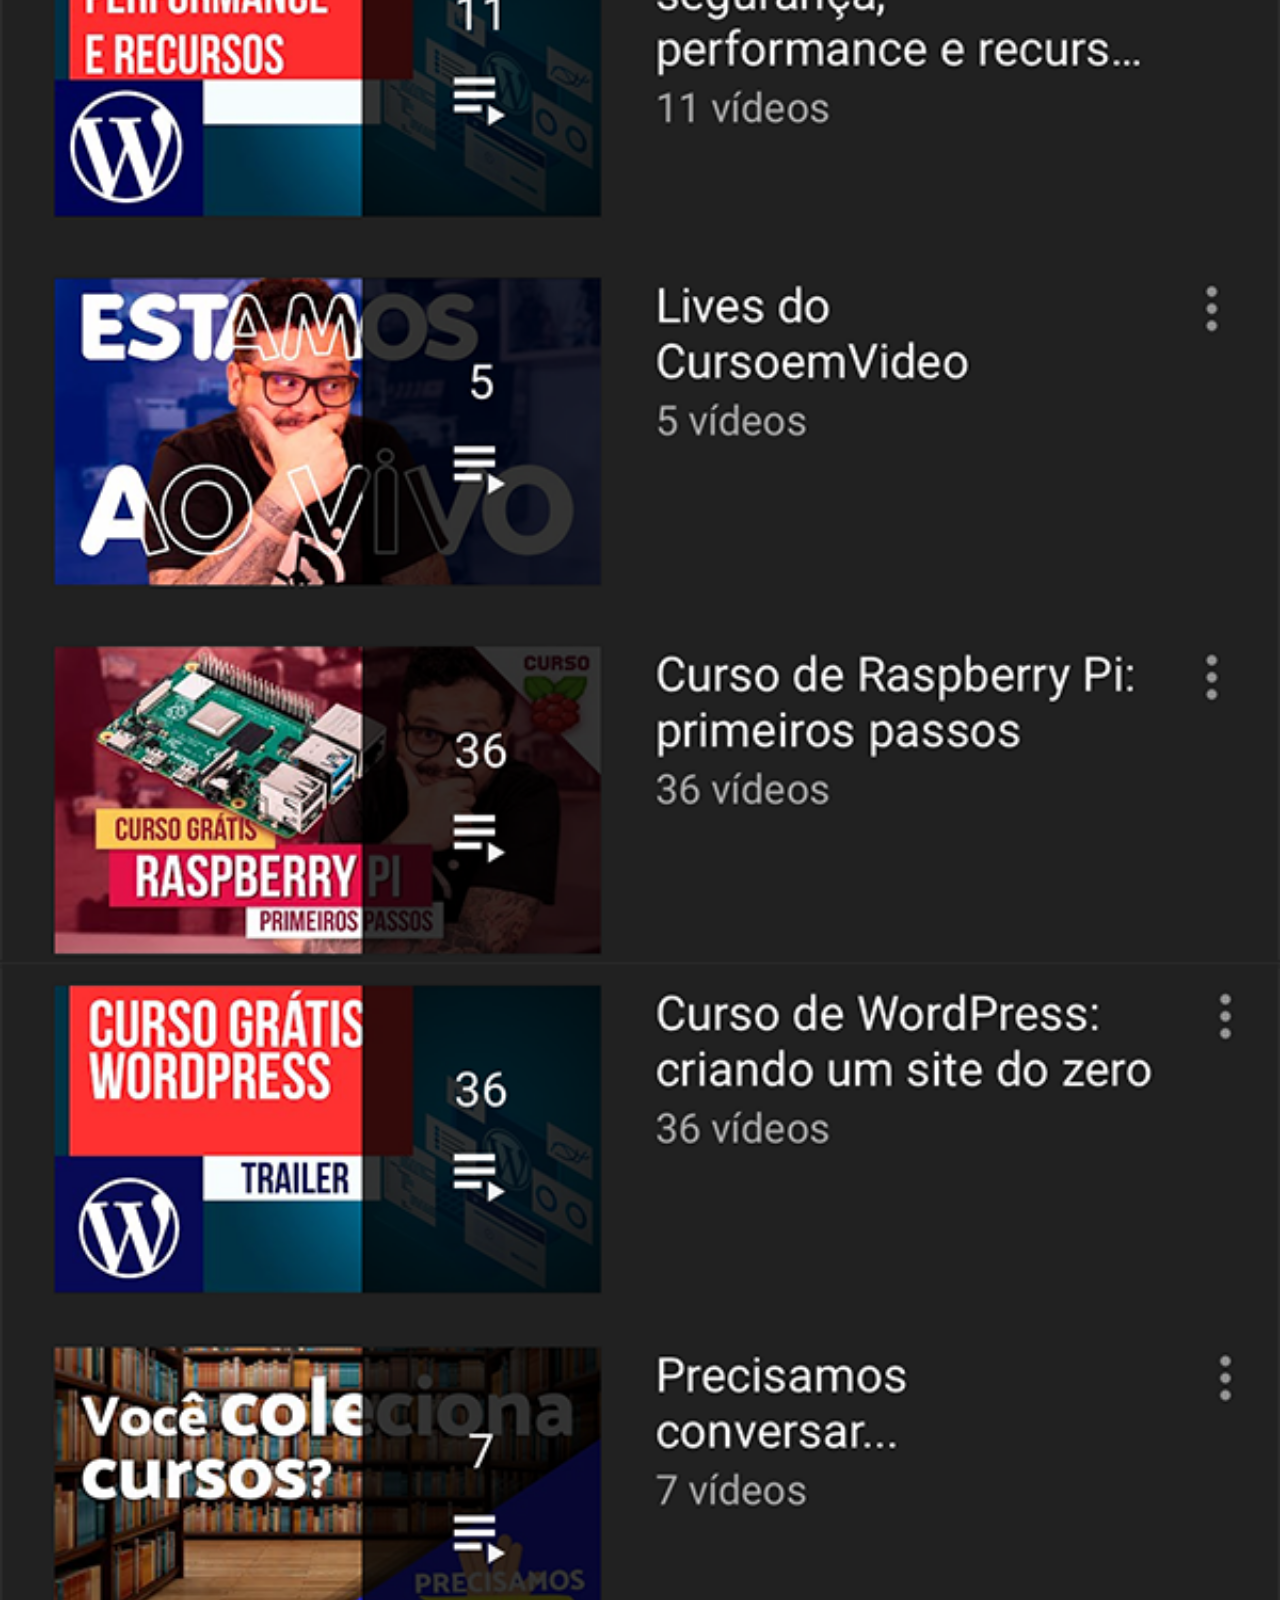
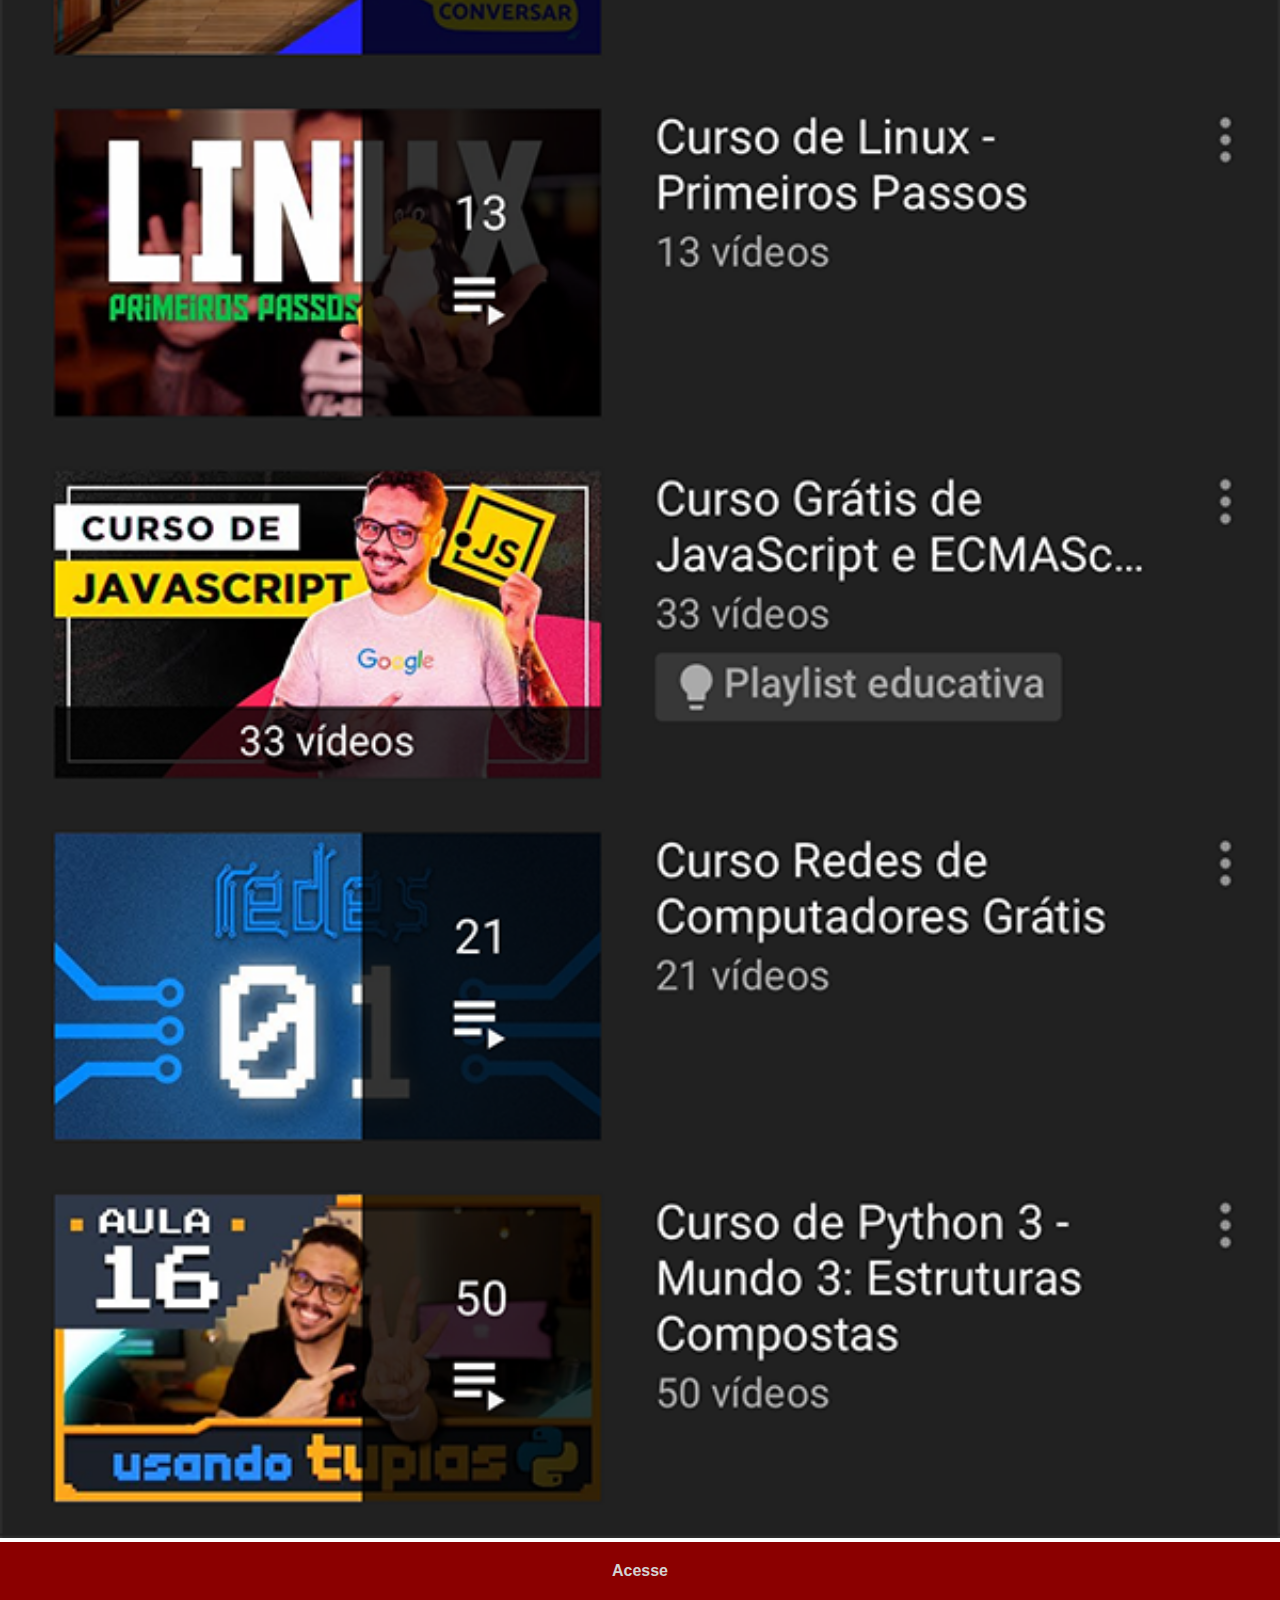
<file: redes/youtube.html>
<!DOCTYPE html>
<html lang="pt-br">
<head>
    <meta charset="UTF-8">
    <meta name="viewport" content="width=device-width, initial-scale=1.0">
    <title>Youtube</title>
    <link rel="stylesheet" href="redes/style.css">
</head>
<body>
    <img src="../imagens/tela-youtube.png" alt="">
    <a href="https://www.youtube.com/@CursoemVideo/playlists" target="_blank">Acesse</a>
</body>
</html>
</file>
<file: estilo/style.css>
@charset "UTF-8";

* {
    margin: 0px;
    padding: 0px;
}

html, body {
    height: 100vh;
    width: 100vw;
}

body {
    background-image: url(../imagens/fundo-madeira.jpg);
    background-repeat: no-repeat;
    background-size: cover;
}

main {
    position: relative;
    height: 100vh;
    
}

#iphone {
    position: absolute;
    top: 50%;
    left: 50%;
    translate: -50% -50%;
    height: 627px;
    width: 311px;
    background-image: url(../imagens/frame-iphone.png);
    
   
}

#tela {
    position: relative;
    top: 80px;
    left: 22px;
    width: 267px;
    height: 471px;

}

#redes {
    text-align: right;
}

#redes img {
    width: 50px;
    margin: 10px;
    border-radius: 50%;
    box-shadow: 2px 2px 5px rgba(0, 0, 0, 0.76);
    box-sizing: border-box;
}

#redes img:hover {
    border: 2px solid rgba(255, 255, 255, 0.589);
    transform: translate(-3px, -3px);
    box-shadow: 5px 5px 10px rgba(0, 0, 0, 0.753);
    transition: transform 0.4s;
}
</file>
<file: redes/redes/style.css>
@charset "UTF-8";

* {
    margin: 0px;
    padding: 0px;
}

body {
    height: 100vh;
    width: 100vw;
}

img {
    background-size: cover;
    width: 100vw;
}

::-webkit-scrollbar {
    width: 0px;
    height: 0px;
}

a {
    display: block;
    font-family: Arial, Helvetica, sans-serif;
    background-color: darkred;
    color: lightgrey;
    text-decoration: none;
    text-align: center;
    font-weight: bold;
    padding: 20px;
}

a:hover {
    background-color: red;
    color: white;
}
</file>
